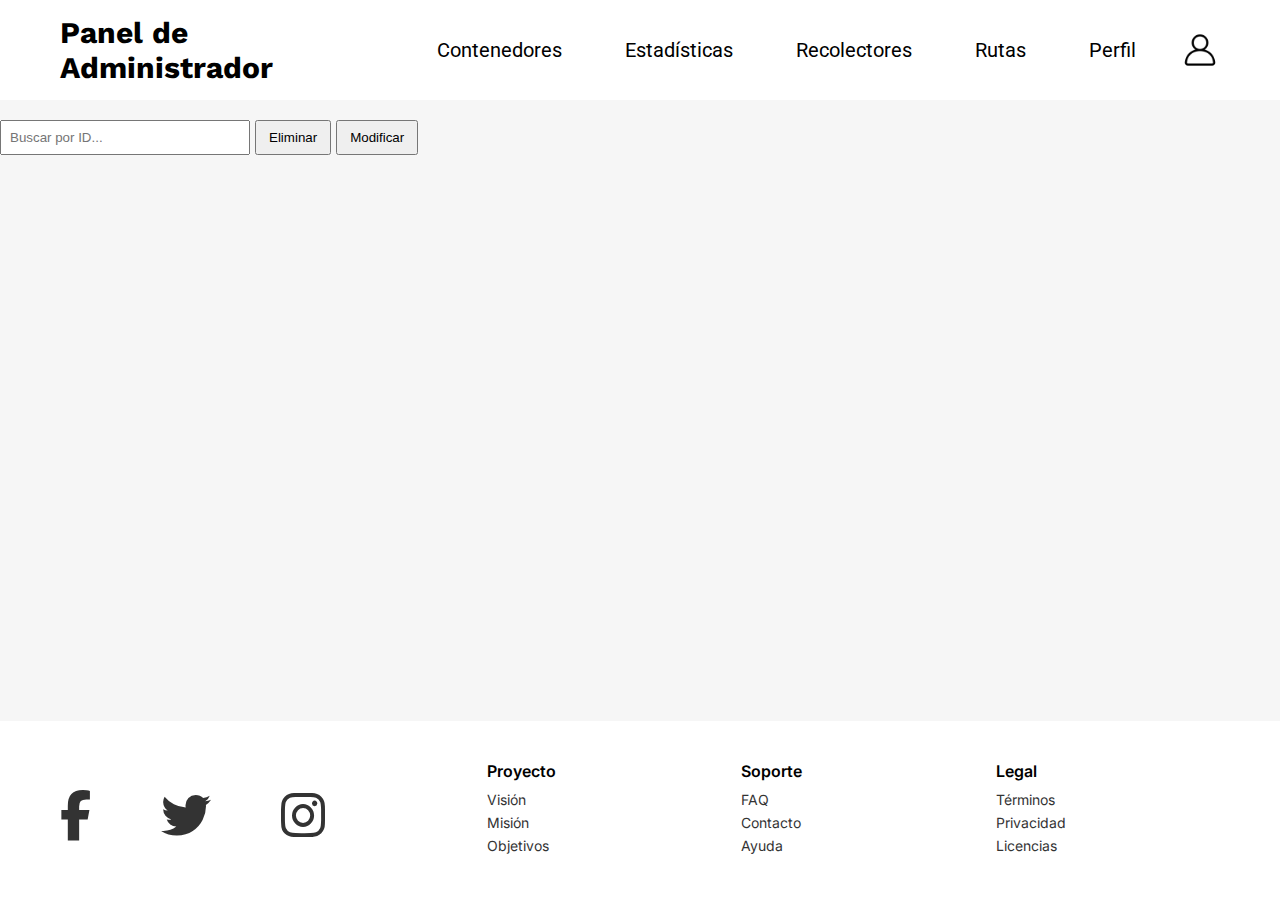
<file: Contenedores/index.html>
<!DOCTYPE html>
<html lang="en">
<head>
    <link rel="icon" href="../assets/images/logoEcoSense.png" type="image/x-icon">
    <meta charset="UTF-8" />
    <meta name="viewport" content="width=device-width, initial-scale=1.0"/>
    <title>Contenedores</title>
    <link rel="stylesheet" href="style.css" />
    <link href="https://fonts.googleapis.com/css2?family=Roboto:wght@400;500;700&display=swap" rel="stylesheet">
    <link href="https://fonts.googleapis.com/css2?family=Inter:wght@400;500;600;700;800&display=swap" rel="stylesheet">
    <link rel="stylesheet" href="https://cdnjs.cloudflare.com/ajax/libs/font-awesome/6.5.0/css/all.min.css">
    <link rel="stylesheet" href="../config/config.js">
</head>
<body>
    <div class="container">
    <!-- NAVBAR -->
    <nav class="navbar">
    <p class="eco">Panel de Administrador</p>
    <ul class="opciones">
        <li class="opcion"><a href="../Contenedores/index.html">Contenedores</a></li>
        <li class="opcion"><a href="../Estadisticas/index.html">Estadísticas</a></li>
        <li class="opcion"><a href="../Recolectores/index.html">Recolectores</a></li>
        <li class="opcion"><a href="../rutas/index.html">Rutas</a></li>
        <li class="opcion"><a href="../Perfil/index.html">Perfil</a></li>
        <img class="picture-user" src="../assets/images/PicUser.png" alt="UserPicture">
    </ul>
    </nav>

    <!-- CONTENEDORES -->
    <main class="main">
    <div style="margin: 20px 0;">
        <input type="text" id="inputBuscarId" placeholder="Buscar por ID..." style="padding: 8px; width: 250px;" />
        <button id="btnEliminar" style="padding: 8px 12px;">Eliminar</button>
        <button id="btnModificar" style="padding: 8px 12px;">Modificar</button>
    </div>
    <div id="contenedor-lista"></div>
    </main>

    <!-- FOOTER -->
    <footer class="footer">
    <div class="footer-left">
        <div class="social-icons">
        <a href="#"><i class="fab fa-facebook-f"></i></a>
        <a href="#"><i class="fab fa-twitter"></i></a>
        <a href="#"><i class="fab fa-instagram"></i></a>
        </div>
    </div>
    <div class="footer-right">
        <div class="footer-columns">
        <div class="column">
            <h4>Proyecto</h4>
            <p>Visión</p>
            <p>Misión</p>
            <p>Objetivos</p>
        </div>
        <div class="column">
            <h4>Soporte</h4>
            <p>FAQ</p>
            <p>Contacto</p>
            <p>Ayuda</p>
        </div>
        <div class="column">
            <h4>Legal</h4>
            <p>Términos</p>
            <p>Privacidad</p>
            <p>Licencias</p>
        </div>
        </div>
    </div>
    </footer>
</div>

<!-- MODAL DE VISTA DETALLADA -->
<div id="modalContenedor" style="display:none; position: fixed; top:0; left:0; width:100%; height:100%; background: rgba(0,0,0,0.5); justify-content:center; align-items:center;">
    <div style="background:white; padding:20px; border-radius:10px; max-width:400px; width:90%;">
    <h2 id="modalNombre"></h2>
    <p><strong>Porcentaje:</strong> <span id="modalPorcentaje"></span>%</p>
    <p><strong>Ubicación:</strong> <span id="modalUbicacion"></span></p>
    <p><strong>Latitud:</strong> <span id="modalLatitud"></span></p>
    <p><strong>Longitud:</strong> <span id="modalLongitud"></span></p>
    <div style="margin-top:20px; display:flex; justify-content:space-between;">
        <button id="btnCerrarModal" style="padding:10px 20px;">Cerrar</button>
        </div>
    </div>
</div>

<!-- MODAL DE EDICIÓN -->
<div id="modalEditar" style="display:none; position: fixed; top:0; left:0; width:100%; height:100%; background: rgba(0,0,0,0.5); justify-content:center; align-items:center;">
    <div style="background:white; padding:20px; border-radius:10px; max-width:400px; width:90%;">
    <h2>Editar Contenedor</h2>
    <input id="editNombre" placeholder="Nombre" style="width:100%; padding:8px; margin-bottom:10px;" />
    <input id="editPorcentaje" type="number" placeholder="Porcentaje" style="width:100%; padding:8px; margin-bottom:10px;" />
    <input id="editDireccion" placeholder="Dirección" style="width:100%; padding:8px; margin-bottom:10px;" />
    <input id="editLat" placeholder="Latitud" style="width:100%; padding:8px; margin-bottom:10px;" />
    <input id="editLng" placeholder="Longitud" style="width:100%; padding:8px; margin-bottom:10px;" />
    <div style="display:flex; justify-content:space-between;">
        <button id="btnGuardarEdicion" style="padding:10px 20px;">Guardar</button>
        <button onclick="document.getElementById('modalEditar').style.display='none'" style="padding:10px 20px;">Cancelar</button>
    </div>
    </div>
</div>

<!-- SCRIPT JS -->


<script>
    const API = "http://"+settings.API +"/api/contenedor";

    const inputBuscarId = document.getElementById("inputBuscarId");
    const btnEliminar = document.getElementById("btnEliminar");
    const btnModificar = document.getElementById("btnModificar");
    const contenedorLista = document.getElementById("contenedor-lista");

    const modal = document.getElementById("modalContenedor");
    const modalEditar = document.getElementById("modalEditar");

    const modalNombre = document.getElementById("modalNombre");
    const modalPorcentaje = document.getElementById("modalPorcentaje");
    const modalUbicacion = document.getElementById("modalUbicacion");
    const modalLatitud = document.getElementById("modalLatitud");
    const modalLongitud = document.getElementById("modalLongitud");
    const btnCerrarModal = document.getElementById("btnCerrarModal");

    const editNombre = document.getElementById("editNombre");
    const editPorcentaje = document.getElementById("editPorcentaje");
    const editDireccion = document.getElementById("editDireccion");
    const editLat = document.getElementById("editLat");
    const editLng = document.getElementById("editLng");
    const btnGuardarEdicion = document.getElementById("btnGuardarEdicion");

    let contenedorEditando = null;

    // Cerrar modal
    btnCerrarModal.addEventListener("click", () => modal.style.display = "none");

    // Cargar todos
    fetch(API)
    .then(res => res.json())
    .then(data => {
        data.forEach(c => renderContenedor(c));
    });

    // Renderizar tarjeta
    function renderContenedor(c) {
    const card = document.createElement("div");
    card.style.border = "1px solid #ccc";
    card.style.borderRadius = "10px";
    card.style.padding = "15px";
    card.style.margin = "10px";
    card.style.cursor = "pointer";
    card.style.background = "#f9f9f9";

    card.innerHTML = `
        <h3>${c.nombre}</h3>
        <p><strong>Porcentaje:</strong> ${c.porcentajeActual}%</p>
        <p><strong>ID:</strong> ${c.id}</p>
    `;

    card.addEventListener("click", () => {
        modalNombre.textContent = c.nombre;
        modalPorcentaje.textContent = c.porcentajeActual;
        modalUbicacion.textContent = c.ubicacion?.direccion || "No especificada";
        modalLatitud.textContent = c.ubicacion?.lat || "N/A";
        modalLongitud.textContent = c.ubicacion?.lng || "N/A";
        modal.style.display = "flex";
    });

    contenedorLista.appendChild(card);
    }

    // Eliminar por ID
    btnEliminar.addEventListener("click", () => {
    const id = inputBuscarId.value.trim();
    if (!id) return alert("Ingresa un ID para eliminar.");
    if (!confirm("¿Estás seguro de eliminar este contenedor?")) return;

    fetch(`${API}/${id}`, { method: "DELETE" })
        .then(res => {
        if (res.ok) {
            alert("Contenedor eliminado.");
            location.reload();
        } else {
            alert("No se encontró el contenedor.");
        }
        });
    });

    // Modificar por ID (cargar datos)
    btnModificar.addEventListener("click", () => {
    const id = inputBuscarId.value.trim();
    if (!id) return alert("Ingresa un ID para modificar.");

    fetch(`${API}/${id}`)
        .then(res => {
        if (!res.ok) throw new Error("Contenedor no encontrado.");
        return res.json();
        })
        .then(c => {
        contenedorEditando = c;
        editNombre.value = c.nombre;
        editPorcentaje.value = c.porcentajeActual;
        editDireccion.value = c.ubicacion?.direccion || "";
        editLat.value = c.ubicacion?.lat || "";
        editLng.value = c.ubicacion?.lng || "";
        modalEditar.style.display = "flex";
        })
        .catch(err => alert(err.message));
    });

    // Guardar edición
    btnGuardarEdicion.addEventListener("click", () => {
    const id = contenedorEditando.id;
    const updated = {
        nombre: editNombre.value,
        porcentajeActual: parseFloat(editPorcentaje.value),
        ubicacion: {
        direccion: editDireccion.value,
        lat: parseFloat(editLat.value),
        lng: parseFloat(editLng.value),
        },
    };

    fetch(`${API}/${id}`, {
        method: "PATCH",
        headers: { "Content-Type": "application/json" },
        body: JSON.stringify(updated)
    })
        .then(res => {
        if (res.ok) {
            alert("Contenedor actualizado.");
            modalEditar.style.display = "none";
            location.reload();
        } else {
            alert("Error al actualizar.");
        }
        });
    });
</script>
</body>
</html>
</file>
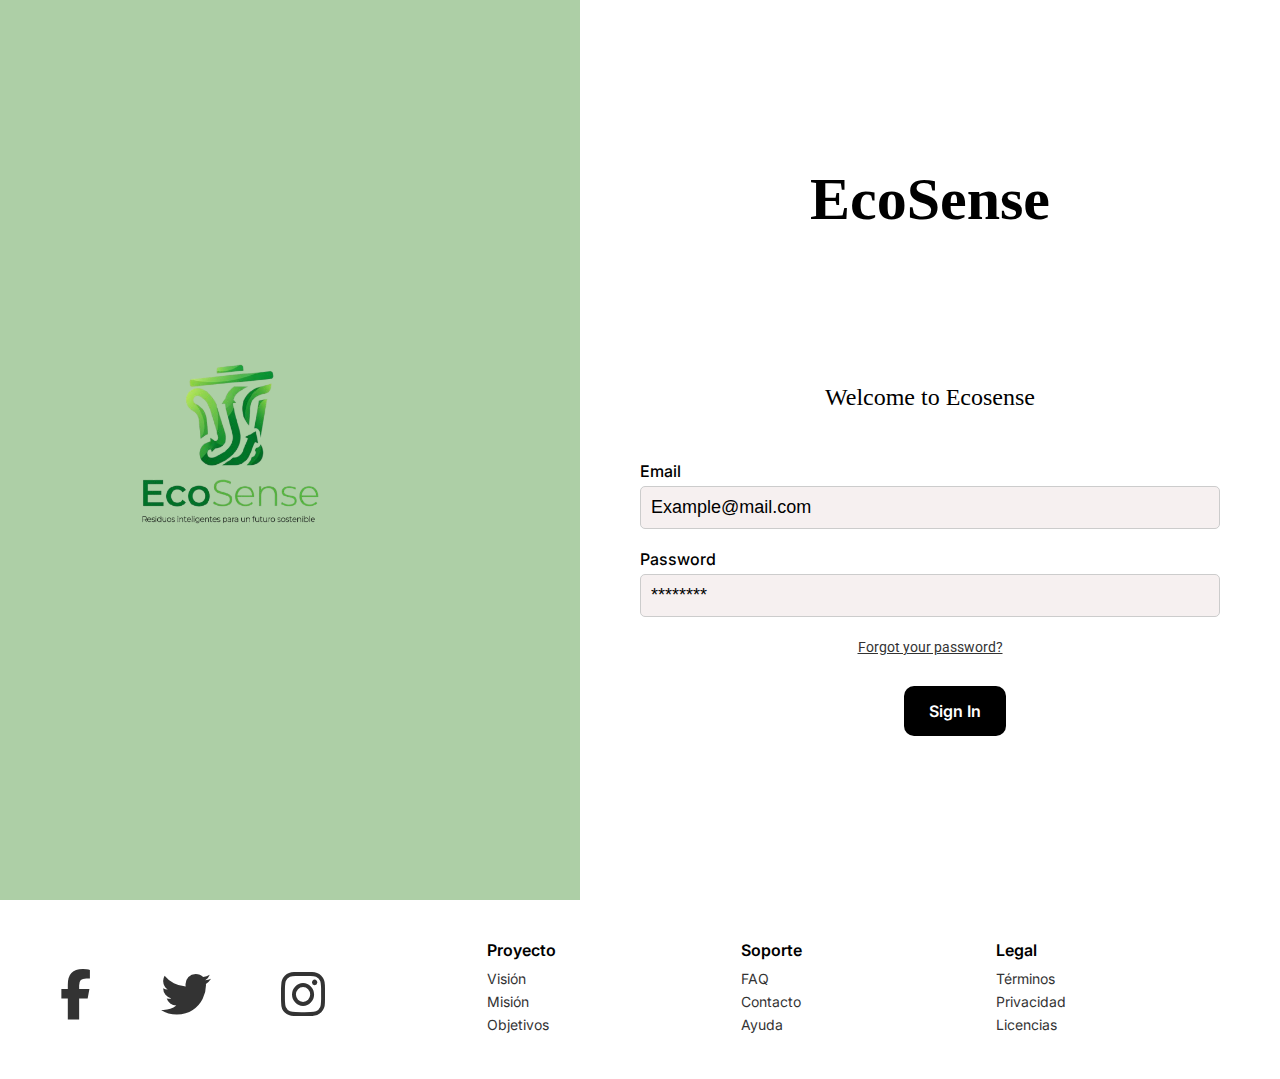
<file: Login/index.html>
<!DOCTYPE html>
<html lang="en">
<head>
  <meta charset="UTF-8" />
  <meta name="viewport" content="width=device-width, initial-scale=1.0"/>
  <title>Ecosense</title>
  <link rel="stylesheet" href="style.css" />
  <link href="https://fonts.googleapis.com/css2?family=Roboto:wght@400;500;700&display=swap" rel="stylesheet" />
  <link href="https://fonts.googleapis.com/css2?family=Inter:wght@400;500;600;700;800&display=swap" rel="stylesheet" />
  <link rel="stylesheet" href="https://cdnjs.cloudflare.com/ajax/libs/font-awesome/6.5.0/css/all.min.css" />
</head>
<body>
  <div class="container">
    <main class="main">
      <div class="login-container">
        <!-- Imagen izquierda -->
        <div class="login-left">
          <a href="../index.html"><img src="../assets/images/logoEcoSense.png" alt="Login Image" class="login-image" /></a>
        </div>

        <!-- Formulario -->
        <div class="login-right">
          <h1 class="login-title">EcoSense</h1>
          <h2 class="login-bienvenida">Welcome to Ecosense</h2>

          <form class="login-form">
            <div class="input-group">
              <label for="email">Email</label>
              <input type="email" id="email" placeholder="Example@mail.com" required />
            </div>

            <div class="input-group">
              <label for="password">Password</label>
              <input type="password" id="password" placeholder="********" required />
            </div>

            <div class="forgot-password">
              <a href="#">Forgot your password?</a>
            </div>

            <button type="submit" class="signin-button">Sign In</button>
          </form>
        </div>
      </div>
    </main>

    <footer class="footer">
      <div class="footer-left">
        <div class="social-icons">
          <a href="#"><i class="fab fa-facebook-f"></i></a>
          <a href="#"><i class="fab fa-twitter"></i></a>
          <a href="#"><i class="fab fa-instagram"></i></a>
        </div>
      </div>

      <div class="footer-right">
        <div class="footer-columns">
          <div class="column">
            <h4>Proyecto</h4>
            <p>Visión</p>
            <p>Misión</p>
            <p>Objetivos</p>
          </div>
          <div class="column">
            <h4>Soporte</h4>
            <p>FAQ</p>
            <p>Contacto</p>
            <p>Ayuda</p>
          </div>
          <div class="column">
            <h4>Legal</h4>
            <p>Términos</p>
            <p>Privacidad</p>
            <p>Licencias</p>
          </div>
        </div>
      </div>
    </footer>
  </div>
<script src="/config/config.js"></script>

  <script>
    document.querySelector('.login-form').addEventListener('submit', async (e) => {
      e.preventDefault();

      const email = document.getElementById('email').value.trim();
      const password = document.getElementById('password').value.trim();

      try {
        const response = await fetch(window.settings.apiUrl+'Administrador/login', {
          method: 'POST',
          headers: {
            'Content-Type': 'application/json',
          },
          body: JSON.stringify({ email, contrasena: password }),
        });

        const data = await response.json();

        if (data.success) {
          // Redirige con ID en la URL
          window.location.href = `../Main/index.html?id=${data.adminId}`;
        } else {
          alert('Correo o contraseña incorrectos.');
        }
      } catch (error) {
        console.error('Error al iniciar sesión:', error);
        alert('Error al conectar con el servidor.');
      }
    });
  </script>
</body>
</html>
</file>
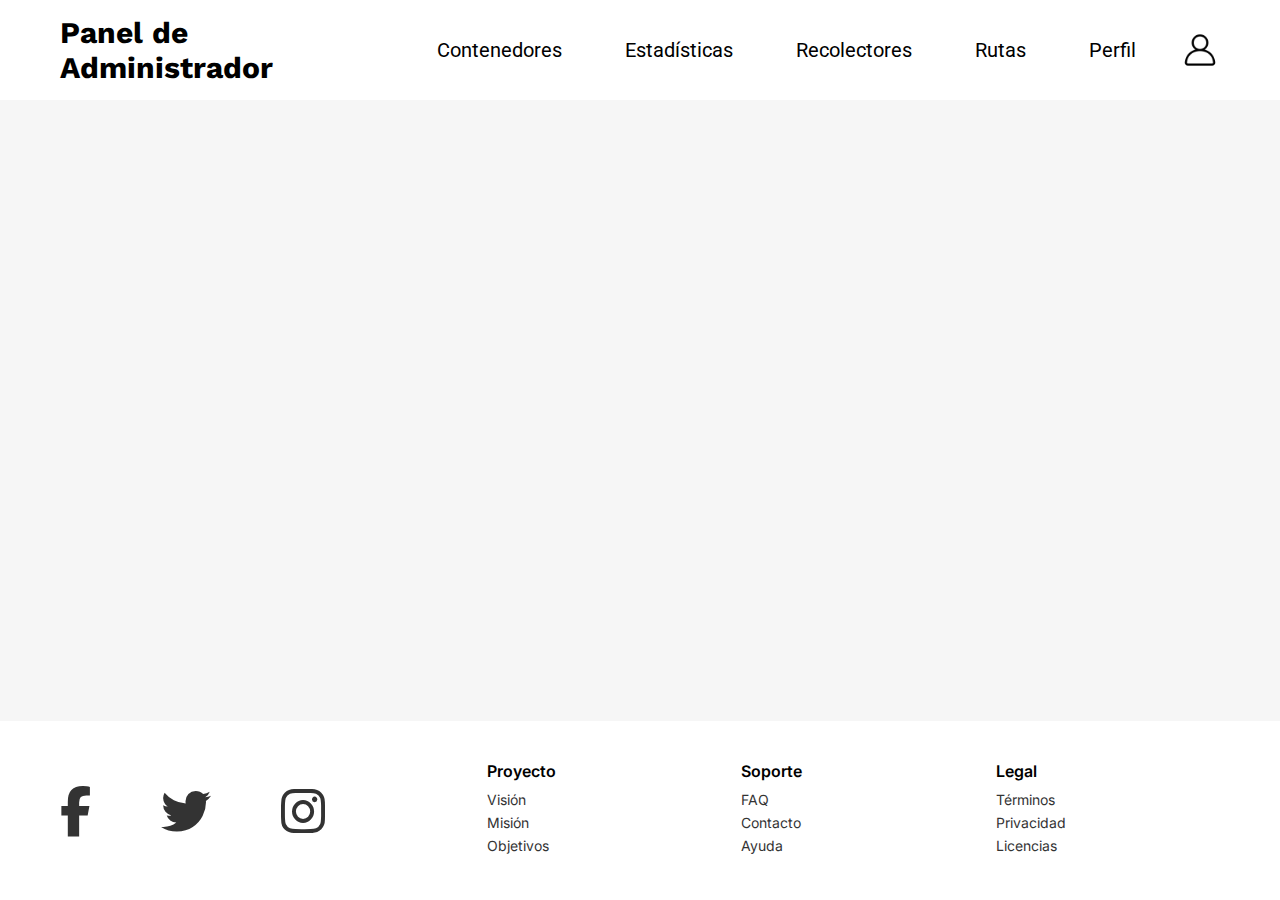
<file: Perfil/index.html>
<html lang="en">
<head>
    <meta charset="UTF-8">
    <meta name="viewport" content="width=device-width, initial-scale=1.0">
    <title>Perfil</title>
    <link rel="stylesheet" href="style.css">
    <link href="https://fonts.googleapis.com/css2?family=Roboto:wght@400;500;700&display=swap" rel="stylesheet">
    <link href="https://fonts.googleapis.com/css2?family=Inter:wght@400;500;600;700;800&display=swap" rel="stylesheet">
    <link rel="stylesheet" href="https://cdnjs.cloudflare.com/ajax/libs/font-awesome/6.5.0/css/all.min.css">

</head>
<body>

    
    <div class="container">
    <nav class="navbar">
    <p class="eco">Panel de Administrador</p>
    <ul class="opciones">
        <li class="opcion"><a href="../Contenedores/index.html">Contenedores</a></li>
        <li class="opcion"><a href="../Estadisticas/index.html">Estadísticas</a></li>
        <li class="opcion"><a href="../Recolectores/index.html">Recolectores</a></li>
        <li class="opcion"><a href="../rutas/index.html">Rutas</a></li>
        <li class="opcion"><a href="../Perfil/index.html">Perfil</a></li>
        <img class="picture-user" src="../assets/images/PicUser.png" alt="UserPicture">
    </ul>
    </nav>




    <main class="main">

</main>








    <footer class="footer">
    <!-- Bloque Izquierdo: Título + Redes -->
    <div class="footer-left">
        <div class="social-icons">
        <a href="#"><i class="fab fa-facebook-f"></i></a>
        <a href="#"><i class="fab fa-twitter"></i></a>
        <a href="#"><i class="fab fa-instagram"></i></a>
        </div>
    </div>

    <!-- Bloque Derecho: Columnas -->
    <div class="footer-right">
        <div class="footer-columns">
        <div class="column">
            <h4>Proyecto</h4>
            <p>Visión</p>
            <p>Misión</p>
            <p>Objetivos</p>
        </div>
        <div class="column">
            <h4>Soporte</h4>
            <p>FAQ</p>
            <p>Contacto</p>
            <p>Ayuda</p>
        </div>
        <div class="column">
            <h4>Legal</h4>
            <p>Términos</p>
            <p>Privacidad</p>
            <p>Licencias</p>
        </div>
        </div>
    </div>
    </footer>


    </div>




<!-- Modal -->
<div id="modalContenedor" style="display:none; position: fixed; top:0; left:0; width:100%; height:100%; 
  background: rgba(0,0,0,0.5); justify-content:center; align-items:center;">
  <div style="background:white; padding:20px; border-radius:10px; max-width:400px; width:90%;">
    <h2 id="modalNombre"></h2>
    <p><strong>Porcentaje:</strong> <span id="modalPorcentaje"></span>%</p>
    <p><strong>Ubicación:</strong> <span id="modalUbicacion"></span></p>
    <p><strong>Latitud:</strong> <span id="modalLatitud"></span></p>
    <p><strong>Longitud:</strong> <span id="modalLongitud"></span></p>
    <div style="margin-top:20px; display:flex; justify-content:space-between;">
      <button id="btnCerrarModal" style="padding:10px 20px;">Cerrar</button>
    </div>
  </div>
</div>


    </body>
    </html>
</file>
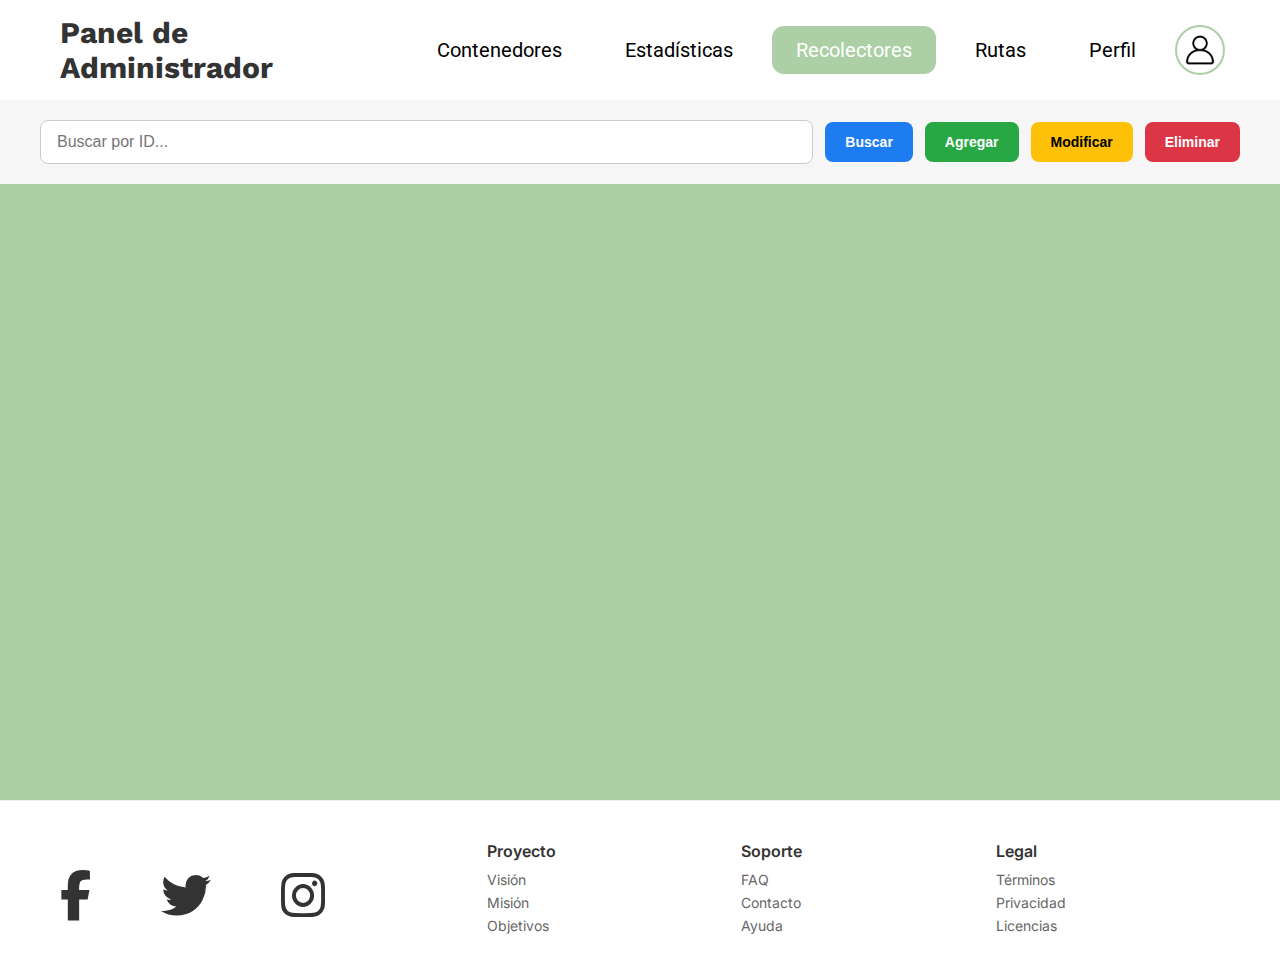
<file: Recolectores/index.html>
<!DOCTYPE html>
<html lang="es">
<head>
  <meta charset="UTF-8" />
  <meta name="viewport" content="width=device-width, initial-scale=1.0"/>
  <title>Recolectores</title>
  <link href="https://fonts.googleapis.com/css2?family=Roboto:wght@400;500;700&display=swap" rel="stylesheet">
  <link href="https://fonts.googleapis.com/css2?family=Inter:wght@400;500;600;700;800&display=swap" rel="stylesheet">
  <link rel="stylesheet" href="https://cdnjs.cloudflare.com/ajax/libs/font-awesome/6.5.0/css/all.min.css">
  <link rel="stylesheet" href="style.css">
</head>
<body>
<div class="container">
  <nav class="navbar">
    <p class="eco">Panel de Administrador</p>
    <ul class="opciones">
      <li class="opcion"><a href="../Contenedores/index.html">Contenedores</a></li>
      <li class="opcion"><a href="../Estadisticas/index.html">Estadísticas</a></li>
      <li class="opcion"><a href="../Recolectores/index.html" style="background-color: #adcfa6; color: white;">Recolectores</a></li>
      <li class="opcion"><a href="../rutas/index.html">Rutas</a></li>
      <li class="opcion"><a href="../Perfil/index.html">Perfil</a></li>
      <img class="picture-user" src="../assets/images/PicUser.png" alt="UserPicture">
    </ul>
  </nav>

  <main class="main">
    <section class="recolectores-section">
      <div class="recolector-actions">
        <input type="text" id="buscarId" placeholder="Buscar por ID...">
        <button onclick="buscarRecolector()">Buscar</button>
        <button onclick="mostrarFormulario('agregar')">Agregar</button>
        <button onclick="mostrarFormulario('modificar')">Modificar</button>
        <button onclick="mostrarFormulario('eliminar')">Eliminar</button>
      </div>
    </section>

    <!-- Lista de recolectores -->
    <div id="recolectoresLista" style="padding: 20px 40px;"></div>
  </main>

  <footer class="footer">
    <div class="footer-left">
      <div class="social-icons">
        <a href="#"><i class="fab fa-facebook-f"></i></a>
        <a href="#"><i class="fab fa-twitter"></i></a>
        <a href="#"><i class="fab fa-instagram"></i></a>
      </div>
    </div>

    <div class="footer-right">
      <div class="footer-columns">
        <div class="column">
          <h4>Proyecto</h4>
          <p>Visión</p>
          <p>Misión</p>
          <p>Objetivos</p>
        </div>
        <div class="column">
          <h4>Soporte</h4>
          <p>FAQ</p>
          <p>Contacto</p>
          <p>Ayuda</p>
        </div>
        <div class="column">
          <h4>Legal</h4>
          <p>Términos</p>
          <p>Privacidad</p>
          <p>Licencias</p>
        </div>
      </div>
    </div>
  </footer>
</div>

<!-- Modal Formulario -->
<div id="formularioRecolector">
  <div class="form-modal">
    <button class="btn-cerrar" onclick="cerrarFormulario()">&times;</button>
    <h3 id="formTitulo">Agregar Recolector</h3>
    <input type="text" id="formId" placeholder="ID">
    <input type="text" id="formNombre" placeholder="Nombre">
    <input type="email" id="formEmail" placeholder="Correo">
    <input type="password" id="formContrasena" placeholder="Contraseña">
    <button class="enviar-btn" onclick="submitFormulario()">Enviar</button>
  </div>
</div>
<script src="/config/config.js"></script>

<script>
const apiUrl = window.settings.apiUrl+"recolector";
let modoActual = "";

async function obtenerRecolectores() {
  try {
    const res = await fetch(apiUrl);
    if (!res.ok) throw new Error("Error al obtener recolectores");
    const recolectores = await res.json();
    
    const contenedor = document.getElementById("recolectoresLista");
    contenedor.innerHTML = "<h2 style='margin-bottom: 20px;'>Recolectores</h2>";
    
    if (recolectores.length === 0) {
      contenedor.innerHTML += "<p>No hay recolectores registrados</p>";
      return;
    }
    
    recolectores.forEach(r => {
      contenedor.innerHTML += `
        <div style="border:1px solid #ddd; padding:15px; margin-bottom:15px; background:white; border-radius:10px; box-shadow:0 2px 4px rgba(0,0,0,0.1)">
          <p><strong>ID:</strong> ${r.id}</p>
          <p><strong>Nombre:</strong> ${r.nombre}</p>
          <p><strong>Email:</strong> ${r.email}</p>
        </div>
      `;
    });
  } catch (error) {
    console.error("Error:", error);
    alert("Error al cargar los recolectores");
  }
}

async function buscarRecolector() {
  const id = document.getElementById("buscarId").value.trim();
  if (!id) {
    alert("Por favor ingresa un ID");
    return;
  }

  try {
    const res = await fetch(`${apiUrl}/${id}`);
    if (!res.ok) throw new Error("Recolector no encontrado");
    
    const r = await res.json();
    const contenedor = document.getElementById("recolectoresLista");
    contenedor.innerHTML = `
      <h2 style='margin-bottom: 20px;'>Resultado de búsqueda</h2>
      <div style="border:1px solid #ddd; padding:15px; background:white; border-radius:10px; box-shadow:0 2px 4px rgba(0,0,0,0.1)">
        <p><strong>ID:</strong> ${r.id}</p>
        <p><strong>Nombre:</strong> ${r.nombre}</p>
        <p><strong>Email:</strong> ${r.email}</p>
      </div>
    `;
  } catch (error) {
    console.error("Error:", error);
    alert("No se encontró ningún recolector con ese ID");
  }
}

function mostrarFormulario(modo) {
  modoActual = modo;
  const modal = document.getElementById("formularioRecolector");
  const titulo = document.getElementById("formTitulo");
  
  // Configurar el título según el modo
  titulo.textContent = `${modo.charAt(0).toUpperCase() + modo.slice(1)} Recolector`;
  
  // Mostrar u ocultar campos según el modo
  if (modo === "eliminar") {
    document.getElementById("formNombre").style.display = "none";
    document.getElementById("formEmail").style.display = "none";
    document.getElementById("formContrasena").style.display = "none";
  } else {
    document.getElementById("formNombre").style.display = "block";
    document.getElementById("formEmail").style.display = "block";
    document.getElementById("formContrasena").style.display = "block";
  }
  
  // Limpiar formulario
  document.getElementById("formId").value = "";
  document.getElementById("formNombre").value = "";
  document.getElementById("formEmail").value = "";
  document.getElementById("formContrasena").value = "";
  
  // Mostrar el modal
  modal.classList.add("mostrar");
}

function cerrarFormulario() {
  const modal = document.getElementById("formularioRecolector");
  modal.classList.remove("mostrar");
}

async function submitFormulario() {
  const id = document.getElementById("formId").value.trim();
  const nombre = document.getElementById("formNombre").value.trim();
  const email = document.getElementById("formEmail").value.trim();
  const contrasena = document.getElementById("formContrasena").value.trim();

  // Validaciones básicas
  if (modoActual !== "eliminar" && (!nombre || !email)) {
    alert("Por favor complete todos los campos requeridos");
    return;
  }

  if ((modoActual === "modificar" || modoActual === "eliminar") && !id) {
    alert("Por favor ingrese un ID para modificar/eliminar");
    return;
  }

  const recolector = { id, nombre, email, contrasena };
  
  try {
    let res;
    switch (modoActual) {
      case "agregar":
        res = await fetch(apiUrl, {
          method: "POST",
          headers: { "Content-Type": "application/json" },
          body: JSON.stringify(recolector)
        });
        break;
      case "modificar":
        res = await fetch(apiUrl, {
          method: "PUT",
          headers: { "Content-Type": "application/json" },
          body: JSON.stringify(recolector)
        });
        break;
      case "eliminar":
        res = await fetch(`${apiUrl}/${id}`, {
          method: "DELETE"
        });
        break;
    }

    if (!res.ok) throw new Error("Error en la operación");
    
    alert(`Recolector ${modoActual}do exitosamente`);
    cerrarFormulario();
    obtenerRecolectores();
  } catch (error) {
    console.error("Error:", error);
    alert(`Error al ${modoActual} el recolector`);
  }
}

// Cerrar modal al hacer clic fuera del contenido
document.getElementById("formularioRecolector").addEventListener("click", function(e) {
  if (e.target === this) {
    cerrarFormulario();
  }
});

// Cerrar con la tecla ESC
document.addEventListener("keydown", function(e) {
  if (e.key === "Escape") {
    cerrarFormulario();
  }
});

// Cargar los recolectores al iniciar la página
window.onload = obtenerRecolectores;
</script>
</body>
</html>
</file>
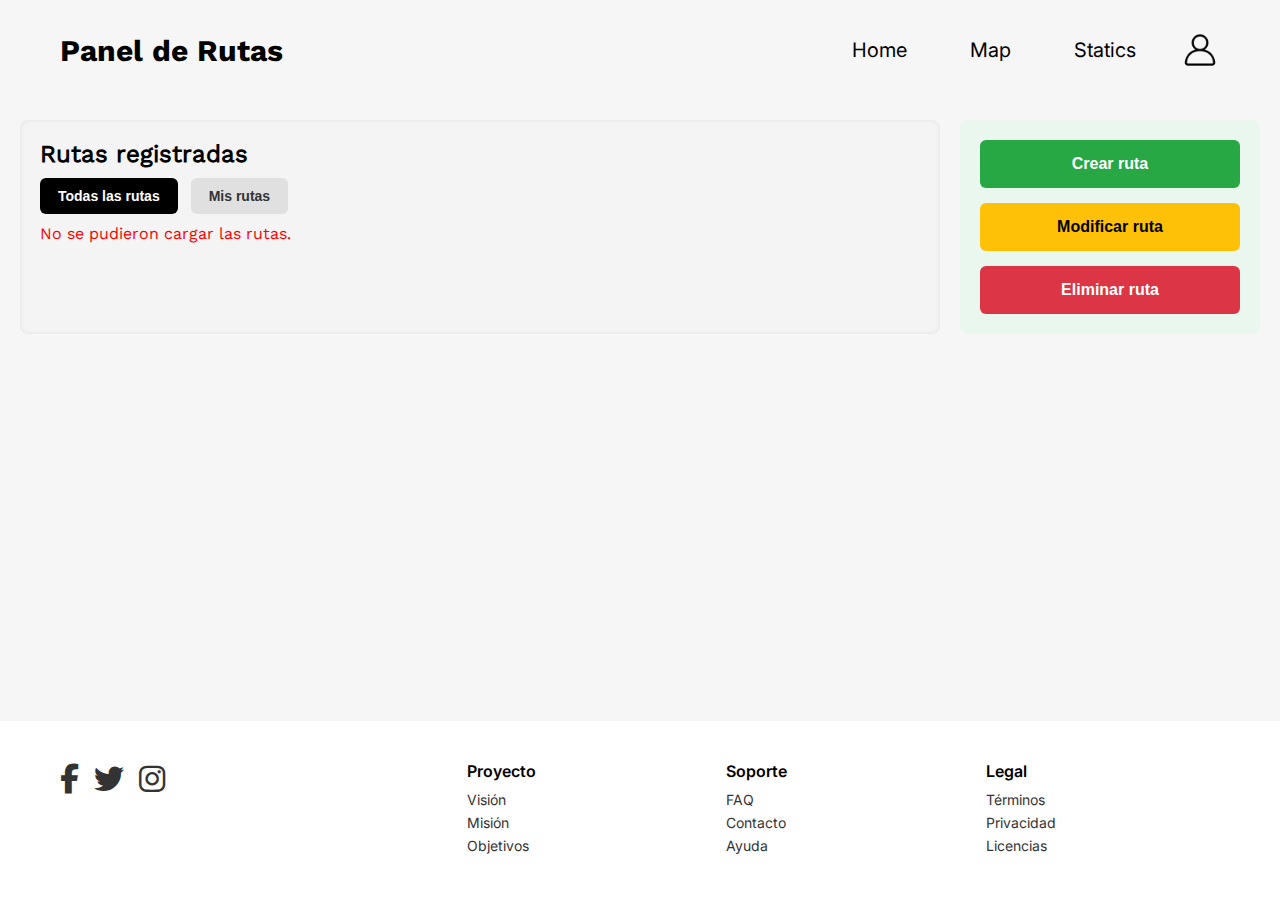
<file: rutas/index.html>
<!DOCTYPE html>
<html lang="en">
<head>
  <meta charset="UTF-8" />
  <meta name="viewport" content="width=device-width, initial-scale=1.0"/>
  <title>Ecosense - Panel de Rutas</title>
  <link rel="stylesheet" href="style.css" />
  <link href="https://fonts.googleapis.com/css2?family=Roboto:wght@400;500;700&display=swap" rel="stylesheet"/>
  <link href="https://fonts.googleapis.com/css2?family=Inter:wght@400;500;600;700;800&display=swap" rel="stylesheet"/>
  <link rel="stylesheet" href="https://cdnjs.cloudflare.com/ajax/libs/font-awesome/6.5.0/css/all.min.css"/>
</head>
<body>
  <div class="container">
    <nav class="navbar">
      <p class="eco">Panel de Rutas</p>
      <ul class="opciones">
        <li class="opcion"><a href="index.html">Home</a></li>
        <li class="opcion"><a href="servicios.html">Map</a></li>
        <li class="opcion"><a href="/rutas/index.html">Statics</a></li>
        <img class="picture-user" src="../assets/images/PicUser.png" alt="UserPicture">
      </ul>
    </nav>

    <main class="main">
      <div class="container-rutas">
        <!-- Izquierda: Filtros + Tarjetas -->
        <div class="left-panel">
          <h2>Rutas registradas</h2>
          <div style="margin:10px 0;">
            <button id="btn-todas" class="btn-filtro active">Todas las rutas</button>
            <button id="btn-mias" class="btn-filtro inactive">Mis rutas</button>
          </div>
          <div id="rutas-container" class="tarjetas-scroll"></div>
        </div>

        <!-- Derecha: Acciones -->
        <div class="right-panel">
          <button id="crear-ruta" class="btn-ruta crear">Crear ruta</button>
          <button id="modificar-ruta" class="btn-ruta modificar">Modificar ruta</button>
          <button id="eliminar-ruta" class="btn-ruta eliminar">Eliminar ruta</button>
        </div>
      </div>
    </main>

    <!-- Modal: Modificar Ruta -->
    <div id="modal-modificar" class="modal-backdrop">
      <div class="modal">
        <div class="modal-header">
          <h3>Modificar Ruta</h3>
          <button class="close-btn" data-close="modificar">&times;</button>
        </div>
        <div class="form-group">
          <label for="select-ruta-modificar">Selecciona ruta</label>
          <select id="select-ruta-modificar">
            <option value="">Cargando...</option>
          </select>
        </div>
        <div id="form-modificar">
          <div class="form-group">
            <label for="input-id">ID (no editable)</label>
            <input type="text" id="input-id" disabled />
          </div>
          <div class="form-group">
            <label for="input-id-recolector">ID Recolector</label>
            <input type="text" id="input-id-recolector" />
          </div>
          <div class="form-group">
            <label for="input-id-administrador">ID Administrador</label>
            <input type="text" id="input-id-administrador" />
          </div>
          <div class="form-group">
            <label for="input-contenedores">Contenedores (coma separado)</label>
            <input type="text" id="input-contenedores" placeholder="ej: A1,B2,C3" />
          </div>
          <div class="form-group">
            <label for="input-fecha">Fecha de asignación</label>
            <input type="text" id="input-fecha" disabled />
          </div>
          <div class="form-actions">
            <button id="guardar-modificacion" class="primary-btn save">Asignar ruta</button>
            <button class="secondary-btn" data-close="modificar">Cancelar</button>
          </div>
        </div>
      </div>
    </div>

    <!-- Modal: Eliminar Ruta -->
    <div id="modal-eliminar" class="modal-backdrop">
      <div class="modal">
        <div class="modal-header">
          <h3>Eliminar Ruta</h3>
          <button class="close-btn" data-close="eliminar">&times;</button>
        </div>
        <div class="form-group">
          <label for="select-ruta-eliminar">Selecciona ruta a eliminar</label>
          <select id="select-ruta-eliminar">
            <option value="">Cargando...</option>
          </select>
        </div>
        <div id="info-ruta-eliminar" style="margin-top:10px;">
          <!-- Se llena dinámicamente con admin, recolector, fecha -->
        </div>
        <div class="form-actions">
          <button id="confirmar-eliminacion" class="primary-btn delete">Borrar</button>
          <button class="secondary-btn" data-close="eliminar">Cancelar</button>
        </div>
      </div>
    </div>

    <footer class="footer">
      <div class="footer-left">
        <div class="social-icons">
          <a href="#"><i class="fab fa-facebook-f"></i></a>
          <a href="#"><i class="fab fa-twitter"></i></a>
          <a href="#"><i class="fab fa-instagram"></i></a>
        </div>
      </div>
      <div class="footer-right">
        <div class="footer-columns">
          <div class="column">
            <h4>Proyecto</h4>
            <p>Visión</p>
            <p>Misión</p>
            <p>Objetivos</p>
          </div>
          <div class="column">
            <h4>Soporte</h4>
            <p>FAQ</p>
            <p>Contacto</p>
            <p>Ayuda</p>
          </div>
          <div class="column">
            <h4>Legal</h4>
            <p>Términos</p>
            <p>Privacidad</p>
            <p>Licencias</p>
          </div>
        </div>
      </div>
    </footer>
  </div>

  <script>
    // URLs base (ajusta según tu API real)
    const BASE = "https://localhost:7168/api/Rutas";
    const rutasContainer = document.getElementById("rutas-container");
    const btnTodas = document.getElementById("btn-todas");
    const btnMias = document.getElementById("btn-mias");
    let rutasCache = []; // conservar rutas cargadas
    let modo = "todas"; // "todas" o "mias"

    // Modales
    const modalModificar = document.getElementById("modal-modificar");
    const modalEliminar = document.getElementById("modal-eliminar");

    // Inicialización
    document.addEventListener("DOMContentLoaded", () => {
      cargarTodasRutas();
      setupFiltros();
      setupBotonesAccion();
      setupModales();
    });

    function setupFiltros() {
      btnTodas.addEventListener("click", () => {
        modo = "todas";
        btnTodas.classList.add("active");
        btnTodas.classList.remove("inactive");
        btnMias.classList.remove("active");
        btnMias.classList.add("inactive");
        cargarTodasRutas();
      });
      btnMias.addEventListener("click", () => {
        modo = "mias";
        btnMias.classList.add("active");
        btnMias.classList.remove("inactive");
        btnTodas.classList.remove("active");
        btnTodas.classList.add("inactive");
        const ejemploId = prompt("Ingresa tu ID para filtrar tus rutas:"); // puedes reemplazar por UI más fina
        if (ejemploId) {
          cargarMisRutas(ejemploId);
        } else {
          rutasContainer.innerHTML = "<p style='color: #555;'>No se proporcionó ID.</p>";
        }
      });
    }

    function setupBotonesAccion() {
      document.getElementById("crear-ruta").addEventListener("click", () => {
        // Redirige a página de creación (ajusta nombre y ruta)
        window.location.href = "index2.html";
      });
      document.getElementById("modificar-ruta").addEventListener("click", () => {
        abrirModal("modificar");
      });
      document.getElementById("eliminar-ruta").addEventListener("click", () => {
        abrirModal("eliminar");
      });
    }

    function setupModales() {
      // Cerrar botones
      document.querySelectorAll('[data-close="modificar"]').forEach(el => {
        el.addEventListener("click", () => cerrarModal("modificar"));
      });
      document.querySelectorAll('[data-close="eliminar"]').forEach(el => {
        el.addEventListener("click", () => cerrarModal("eliminar"));
      });
      document.querySelector('.close-btn[data-close="modificar"]').addEventListener("click", () => cerrarModal("modificar"));
      document.querySelector('.close-btn[data-close="eliminar"]').addEventListener("click", () => cerrarModal("eliminar"));

      // Select modificar
      const selectModificar = document.getElementById("select-ruta-modificar");
      selectModificar.addEventListener("change", () => {
        const id = selectModificar.value;
        if (!id) return;
        const ruta = rutasCache.find(r => r.id === id || r.Id === id);
        if (ruta) rellenarFormularioModificar(ruta);
      });

      document.getElementById("guardar-modificacion").addEventListener("click", () => {
        guardarModificacion();
      });

      // Select eliminar
      const selectEliminar = document.getElementById("select-ruta-eliminar");
      selectEliminar.addEventListener("change", () => {
        const id = selectEliminar.value;
        if (!id) return;
        const ruta = rutasCache.find(r => r.id === id || r.Id === id);
        mostrarInfoEliminar(ruta);
      });

      document.getElementById("confirmar-eliminacion").addEventListener("click", () => {
        confirmarEliminar();
      });
    }

    // Cargar todas las rutas
    function cargarTodasRutas() {
      rutasContainer.innerHTML = "<p>Cargando rutas...</p>";
      fetch(BASE)
        .then(res => {
          if (!res.ok) throw new Error("Error al obtener rutas");
          return res.json();
        })
        .then(data => {
          rutasCache = data;
          renderizarRutas(data);
          poblarSelects(data);
        })
        .catch(err => {
          console.error(err);
          rutasContainer.innerHTML = "<p style='color:red;'>No se pudieron cargar las rutas.</p>";
        });
    }

    // Cargar mis rutas (placeholder: ajusta endpoint real)
    function cargarMisRutas(idRecolector) {
      rutasContainer.innerHTML = "<p>Cargando tus rutas...</p>";
      // Este endpoint es un ejemplo; cámbialo al real que acepta ID y filtra
      fetch(`${BASE}/mis/${encodeURIComponent(idRecolector)}`)
        .then(res => {
          if (!res.ok) throw new Error("Error al obtener tus rutas");
          return res.json();
        })
        .then(data => {
          rutasCache = data;
          renderizarRutas(data);
          poblarSelects(data); // si deseas sólo esas rutas para modificar/eliminar
        })
        .catch(err => {
          console.error(err);
          rutasContainer.innerHTML = "<p style='color:red;'>No se pudieron cargar tus rutas.</p>";
        });
    }

    function renderizarRutas(rutas) {
      rutasContainer.innerHTML = "";
      if (!Array.isArray(rutas) || rutas.length === 0) {
        rutasContainer.innerHTML = "<p>No hay rutas para mostrar.</p>";
        return;
      }
      rutas.forEach(ruta => {
        const card = document.createElement("div");
        card.className = "tarjeta";
        const id = ruta.id || ruta.Id || "—";
        const recolector = ruta.IDRecolector || ruta.idRecolector || "—";
        const admin = ruta.IDAdministrador || ruta.idAdministrador || "—";
        const fecha = ruta.fechaAsignacion || ruta.FechaAsignacion || "—";
        const contenedores = ruta.contenedores || ruta.Contenedores || [];
        card.innerHTML = `
          <strong>Ruta ID: ${id}</strong>
          <div><span class="badge">Recolector: ${recolector}</span><span class="badge">Administrador: ${admin}</span></div>
          <p>Fecha asignación: ${new Date(fecha).toLocaleString()}</p>
          <p>Contenedores: ${Array.isArray(contenedores) ? contenedores.join(", ") : contenedores}</p>
        `;
        rutasContainer.appendChild(card);
      });
    }

    function poblarSelects(rutas) {
      // Evita duplicar si ya están cargados en el modal abierto
      const modificar = document.getElementById("select-ruta-modificar");
      const eliminar = document.getElementById("select-ruta-eliminar");
      const opciones = rutas.map(ruta => {
        const id = ruta.id || ruta.Id;
        return `<option value="${id}">${id}</option>`;
      }).join("");
      if (modificar) modificar.innerHTML = `<option value="">-- selecciona --</option>` + opciones;
      if (eliminar) eliminar.innerHTML = `<option value="">-- selecciona --</option>` + opciones;
    }

    function abrirModal(tipo) {
      if (tipo === "modificar") {
        modalModificar.style.display = "flex";
        // si no hay rutas cargadas, recargarlas
        if (!rutasCache || rutasCache.length === 0) cargarTodasRutas();
      } else if (tipo === "eliminar") {
        modalEliminar.style.display = "flex";
        if (!rutasCache || rutasCache.length === 0) cargarTodasRutas();
      }
    }
    function cerrarModal(tipo) {
      if (tipo === "modificar") modalModificar.style.display = "none";
      if (tipo === "eliminar") modalEliminar.style.display = "none";
    }

    function rellenarFormularioModificar(ruta) {
      const id = ruta.id || ruta.Id || "";
      document.getElementById("input-id").value = id;
      document.getElementById("input-id-recolector").value = ruta.IDRecolector || ruta.idRecolector || "";
      document.getElementById("input-id-administrador").value = ruta.IDAdministrador || ruta.idAdministrador || "";
      const cont = ruta.contenedores || ruta.Contenedores || [];
      document.getElementById("input-contenedores").value = Array.isArray(cont) ? cont.join(",") : cont;
      const fecha = ruta.fechaAsignacion || ruta.FechaAsignacion || "";
      document.getElementById("input-fecha").value = new Date(fecha).toLocaleString();
    }

    function guardarModificacion() {
      const id = document.getElementById("input-id").value;
      if (!id) {
        alert("Selecciona primero una ruta válida.");
        return;
      }
      const recolector = document.getElementById("input-id-recolector").value.trim();
      const administrador = document.getElementById("input-id-administrador").value.trim();
      const contenedoresRaw = document.getElementById("input-contenedores").value.trim();
      const contenedores = contenedoresRaw ? contenedoresRaw.split(",").map(c => c.trim()) : [];

      const payload = {
        IDRecolector: recolector,
        IDAdministrador: administrador,
        contenedores: contenedores,
        // No enviamos fechaAsignacion porque no debe cambiarse según tu requisito
      };

      fetch(`${BASE}/${encodeURIComponent(id)}`, {
        method: "PUT",
        headers: { "Content-Type": "application/json" },
        body: JSON.stringify(payload)
      })
        .then(res => {
          if (!res.ok) throw new Error("Error al actualizar ruta");
          return res.json();
        })
        .then(updated => {
          alert("Ruta actualizada correctamente.");
          cerrarModal("modificar");
          // refrescar vista
          if (modo === "todas") cargarTodasRutas();
          else {
            // si estás en "mias" podrías reaplicar el filtro anterior; aquí se recarga todo
            cargarTodasRutas();
          }
        })
        .catch(err => {
          console.error(err);
          alert("Falló la actualización de la ruta.");
        });
    }

    function mostrarInfoEliminar(ruta) {
      if (!ruta) return;
      const admin = ruta.IDAdministrador || ruta.idAdministrador || "—";
      const recolector = ruta.IDRecolector || ruta.idRecolector || "—";
      const fecha = ruta.fechaAsignacion || ruta.FechaAsignacion || "";
      const infoDiv = document.getElementById("info-ruta-eliminar");
      infoDiv.innerHTML = `
        <p><strong>Administrador que asignó:</strong> ${admin}</p>
        <p><strong>Recolector actual:</strong> ${recolector}</p>
        <p><strong>Fecha de asignación:</strong> ${new Date(fecha).toLocaleString()}</p>
      `;
    }

    function confirmarEliminar() {
      const select = document.getElementById("select-ruta-eliminar");
      const id = select.value;
      if (!id) {
        alert("Selecciona una ruta para eliminar.");
        return;
      }
      if (!confirm("¿Estás seguro de eliminar esta ruta? Esta acción es irreversible.")) return;

      fetch(`${BASE}/${encodeURIComponent(id)}`, {
        method: "DELETE"
      })
        .then(res => {
          if (!res.ok) throw new Error("Error al eliminar ruta");
          alert("Ruta eliminada.");
          cerrarModal("eliminar");
          if (modo === "todas") cargarTodasRutas();
          else cargarTodasRutas();
        })
        .catch(err => {
          console.error(err);
          alert("No se pudo eliminar la ruta.");
        });
    }
  </script>
</body>
</html>
</file>
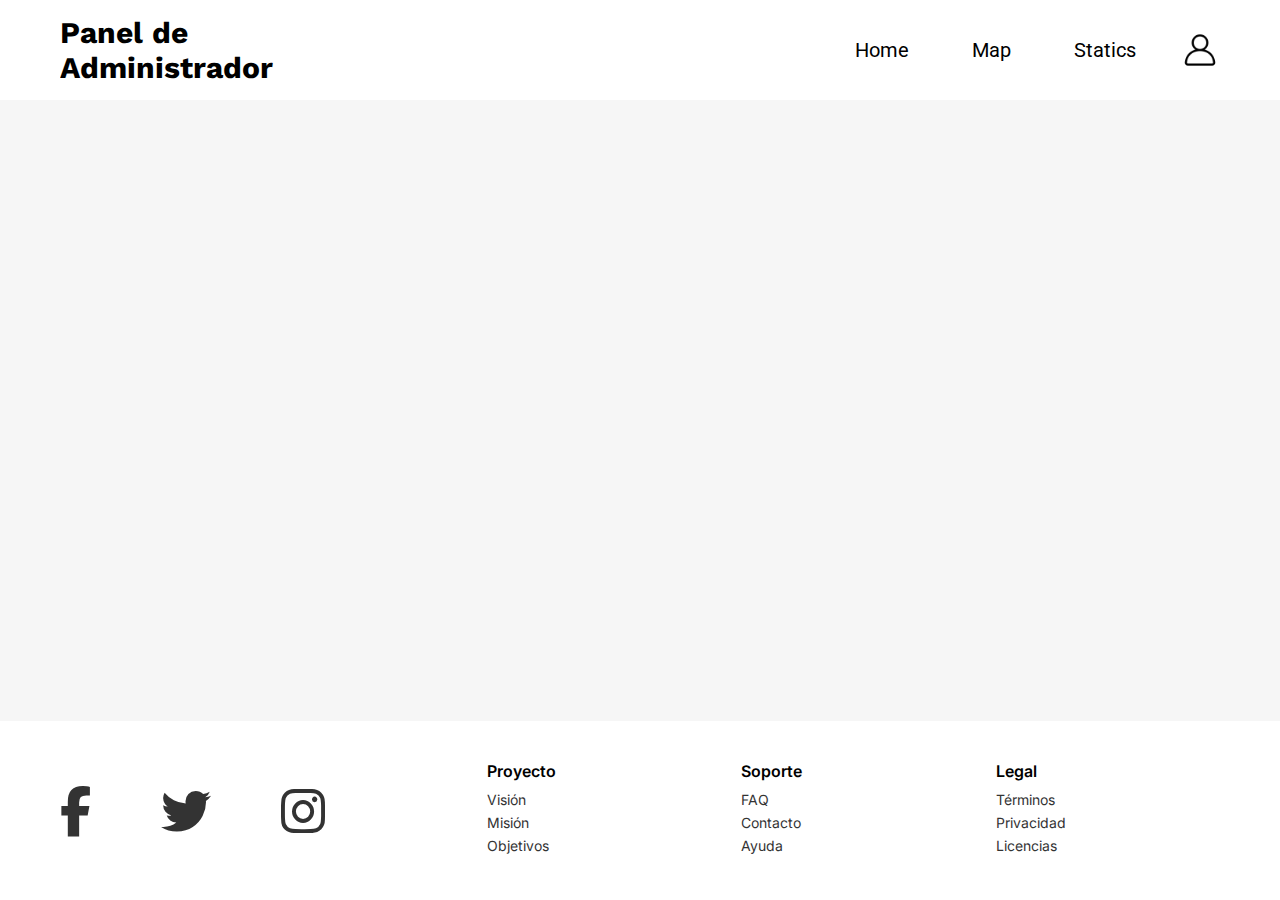
<file: Main/Dashboard.html>
<html lang="en">
<head>
    <meta charset="UTF-8">
    <meta name="viewport" content="width=device-width, initial-scale=1.0">
    <title>Ecosense</title>
    <link rel="stylesheet" href="style.css">
    <link href="https://fonts.googleapis.com/css2?family=Roboto:wght@400;500;700&display=swap" rel="stylesheet">
    <link href="https://fonts.googleapis.com/css2?family=Inter:wght@400;500;600;700;800&display=swap" rel="stylesheet">
    <link rel="stylesheet" href="https://cdnjs.cloudflare.com/ajax/libs/font-awesome/6.5.0/css/all.min.css">

</head>
<body>
    <div class="container">
    <nav class="navbar">
    <p class="eco">Panel de Administrador</p>
    <ul class="opciones">
        <li class="opcion"><a href="index.html">Home</a></li>
        <li class="opcion"><a href="servicios.html">Map</a></li>
        <li class="opcion"><a href="../rutas/index.html">Statics</a></li>
        <img class="picture-user" src="../assets/images/PicUser.png" alt="UserPicture">
    </ul>
    </nav>

    <main class="main">




    </main>


    <footer class="footer">
    <!-- Bloque Izquierdo: Título + Redes -->
    <div class="footer-left">
        <div class="social-icons">
        <a href="#"><i class="fab fa-facebook-f"></i></a>
        <a href="#"><i class="fab fa-twitter"></i></a>
        <a href="#"><i class="fab fa-instagram"></i></a>
        </div>
    </div>

    <!-- Bloque Derecho: Columnas -->
    <div class="footer-right">
        <div class="footer-columns">
        <div class="column">
            <h4>Proyecto</h4>
            <p>Visión</p>
            <p>Misión</p>
            <p>Objetivos</p>
        </div>
        <div class="column">
            <h4>Soporte</h4>
            <p>FAQ</p>
            <p>Contacto</p>
            <p>Ayuda</p>
        </div>
        <div class="column">
            <h4>Legal</h4>
            <p>Términos</p>
            <p>Privacidad</p>
            <p>Licencias</p>
        </div>
        </div>
    </div>
    </footer>


    </div>

    </body>
    </html>
</file>
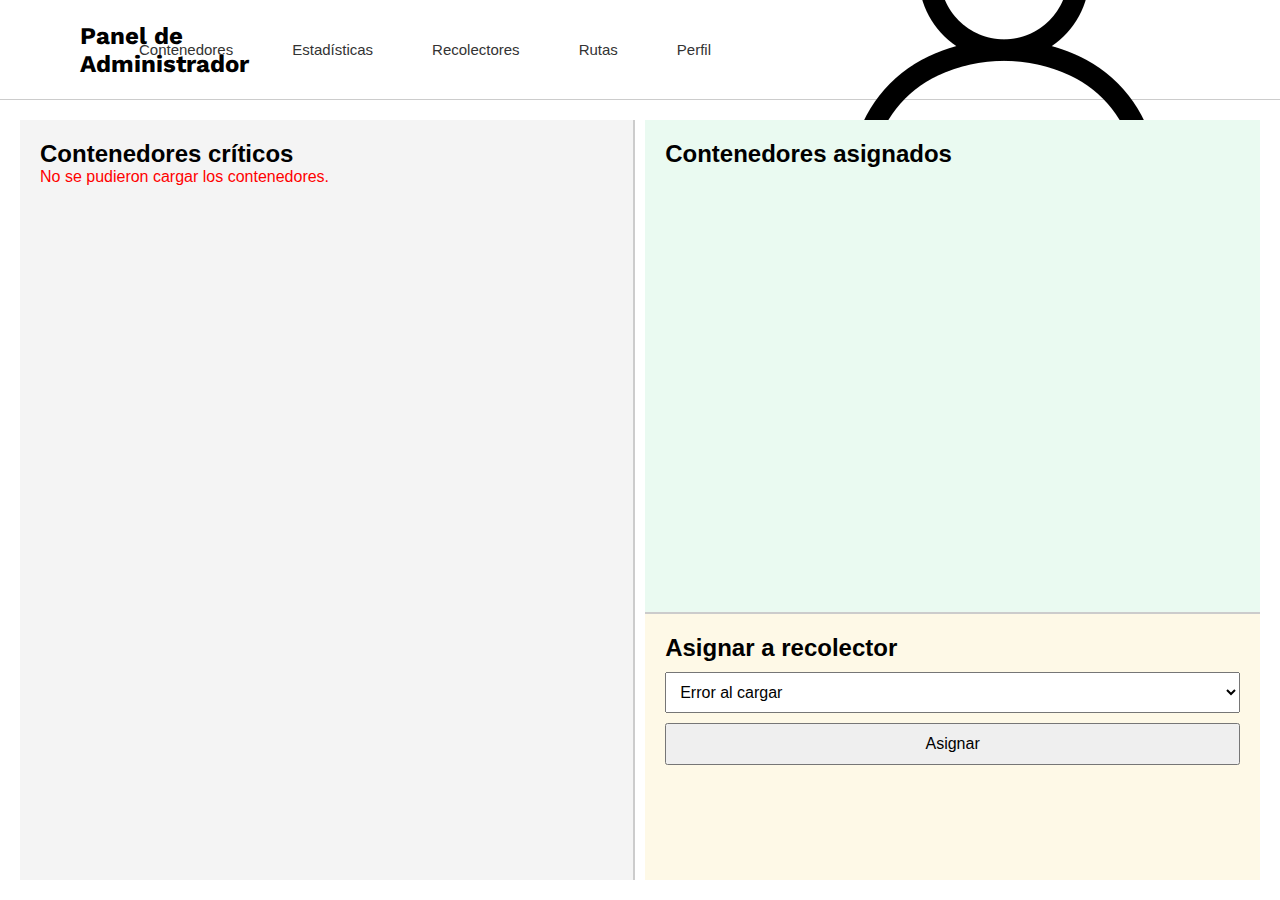
<file: rutas/index2.html>
<!DOCTYPE html>
<html lang="es">
<head>
  <meta charset="UTF-8">
  <link rel="stylesheet" href="../styles.css">
  <title>Gestión de Contenedores</title>
  <style>
    * {
      box-sizing: border-box;
      font-family: Arial, sans-serif;
    }

    body, html {
      margin: 0;
      padding: 0;
      height: 100%;
      width: 100%;
      display: flex;
      flex-direction: column;
    }

    .left, .right {
      width: 100%;
      height: 100%;
      overflow-y: auto;
    }

    .left {
      width: 50%;
      background-color: #f4f4f4;
      padding: 20px;
      border-right: 2px solid #ccc;
    }

    .right {
      width: 50%;
      display: flex;
      flex-direction: column;
    }

    .top-right {
      flex: 2;
      padding: 20px;
      background-color: #eafaf1;
      border-bottom: 2px solid #ccc;
      overflow-y: auto;
    }

    .bottom-right {
      flex: 1;
      padding: 20px;
      background-color: #fef9e7;
    }

    .card {
      background-color: white;
      border: 1px solid #ddd;
      border-radius: 8px;
      padding: 15px;
      margin-bottom: 15px;
      box-shadow: 2px 2px 6px rgba(0,0,0,0.1);
      display: flex;
      justify-content: space-between;
      align-items: center;
    }

    .card-content {
      max-width: 85%;
    }

    .card button {
      background-color: #28a745;
      color: white;
      border: none;
      border-radius: 50%;
      width: 30px;
      height: 30px;
      font-size: 18px;
      cursor: pointer;
    }

    .card button.remove {
      background-color: #dc3545;
    }

    select, button.assign-btn {
      padding: 10px;
      font-size: 16px;
      width: 100%;
      margin-top: 10px;
    }

    h2 {
      margin-top: 0;
    }

    .ola{
      width: 100%;
      height: 100%;
      display: flex;
      align-items: flex-start;
      justify-content: stretch;
      padding: 20px;
      gap: 10px;
    }

    .navbar {
      display: flex;
      background: #fff;
      padding: 10px 20px;
      align-items: center;
      gap: 20px;
      border-bottom: 1px solid #ccc;
    }
    .navbar .eco {
      font-weight: bold;
      font-size: 24px;
      margin-right: auto;
    }
    .navbar .opciones {
      list-style: none;
      display: flex;
      gap: 15px;
      padding: 0;
      margin: 0;
    }
    .navbar .opcion a {
      text-decoration: none;
      color: #333;
      font-weight: 500;
      padding: 6px 12px;
      border-radius: 6px;
      transition: background .2s;
    }
    .navbar .opcion a:hover {
      background: #e0e0e0;
    }
  </style>
</head>
<body>
  <nav class="navbar">
  <p class="eco">Panel de Administrador</p>
  <ul class="opciones">
    <li class="opcion"><a href="../Contenedores/index.html">Contenedores</a></li>
    <li class="opcion"><a href="../Estadisticas/index.html">Estadísticas</a></li>
    <li class="opcion"><a href="../Recolectores/index.html">Recolectores</a></li>
    <li class="opcion"><a href="../rutas/index.html" id="rutas-link">Rutas</a></li>
    <li class="opcion"><a href="../Perfil/index.html" id="perfil-link">Perfil</a></li>
    <img class="picture-user" src="../assets/images/PicUser.png" alt="UserPicture" />
  </ul>
</nav>


  <div class="ola">
    <div class="left">
      <h2>Contenedores críticos</h2>
      <div id="contenedores-lista"></div>
    </div>

    <div class="right">
      <div class="top-right">
        <h2>Contenedores asignados</h2>
        <div id="contenedores-asignados"></div>
      </div>
      <div class="bottom-right">
        <h2>Asignar a recolector</h2>
        <select id="select-recolector">
          <option value="">Cargando recolectores...</option>
        </select>
        <button class="assign-btn">Asignar</button>
      </div>
    </div>
  </div>

  <script>
    const contenedoresLista = document.getElementById('contenedores-lista');
    const contenedoresAsignados = document.getElementById('contenedores-asignados');
    const selectRecolector = document.getElementById('select-recolector');
    const assignBtn = document.querySelector('.assign-btn');

    const ENDPOINT_CONTENEDORES = 'http://localhost:7168/api/Contenedor';
    const ENDPOINT_RECOLECTOR = 'http://localhost:7168/api/Recolector';
    const ENDPOINT_RUTAS = 'http://localhost:7168/api/Rutas';
    const ADMIN_ID_STATIC = "6875f6019877679620b5db24"; // administrador fijo

    let contenedores = [];
    let asignados = [];

    // Cargar contenedores críticos
    fetch(ENDPOINT_CONTENEDORES)
      .then(res => {
        if (!res.ok) throw new Error("Error al cargar contenedores");
        return res.json();
      })
      .then(data => {
        contenedores = Array.isArray(data)
          ? data.filter(c => {
              // algunos objetos pueden tener key porcentajeActual, asegurarse
              const pct = parseFloat(c.porcentajeActual);
              return !isNaN(pct) && pct >= 80;
            })
          : [];
        renderContenedores();
      })
      .catch(err => {
        console.error("Error cargando contenedores:", err);
        contenedoresLista.innerHTML = '<p style="color:red;">No se pudieron cargar los contenedores.</p>';
      });

    // Cargar recolectores
    fetch(ENDPOINT_RECOLECTOR)
      .then(res => {
        if (!res.ok) throw new Error("Error al cargar recolectores");
        return res.json();
      })
      .then(data => {
        selectRecolector.innerHTML = '<option value="">-- Selecciona recolector --</option>';
        if (Array.isArray(data)) {
          data.forEach(r => {
            const option = document.createElement('option');
            const id = r.id || r._id || r.Id || "";
            option.value = id;
            const nombre = [r.nombrePila, r.primerApell, r.segundoApell].filter(Boolean).join(" ");
            option.textContent = nombre || id;
            selectRecolector.appendChild(option);
          });
        }
      })
      .catch(err => {
        console.error("Error cargando recolectores:", err);
        selectRecolector.innerHTML = '<option value="">Error al cargar</option>';
      });

    function renderContenedores() {
      contenedoresLista.innerHTML = '';
      contenedores.forEach(c => {
        const card = createCard(c, '+');
        contenedoresLista.appendChild(card);
      });
    }

    function renderAsignados() {
      contenedoresAsignados.innerHTML = '';
      asignados.forEach(c => {
        const card = createCard(c, '−');
        contenedoresAsignados.appendChild(card);
      });
    }

    function createCard(contenedor, tipo) {
      const card = document.createElement('div');
      card.className = 'card';

      const content = document.createElement('div');
      content.className = 'card-content';
      content.innerHTML = `
        <strong>${contenedor.nombre || 'Sin nombre'}</strong><br>
        Ubicación: ${contenedor.ubicacion?.nombre || '—'}<br>
        Porcentaje: ${typeof contenedor.porcentajeActual === 'number' ? contenedor.porcentajeActual.toFixed(2) : contenedor.porcentajeActual}%<br>
        Status: ${contenedor.status || '—'}
      `;

      const button = document.createElement('button');
      button.textContent = tipo;

      if (tipo === '+') {
        button.addEventListener('click', () => {
          // evitar duplicados
          if (!asignados.find(a => (a.id || a._id || a.Id) === (contenedor.id || contenedor._id || contenedor.Id))) {
            asignados.push(contenedor);
            contenedores = contenedores.filter(c => {
              const cid = c.id || c._id || c.Id;
              const target = contenedor.id || contenedor._id || contenedor.Id;
              return cid !== target;
            });
            renderContenedores();
            renderAsignados();
          }
        });
      } else {
        button.classList.add('remove');
        button.addEventListener('click', () => {
          if (!contenedores.find(c => (c.id || c._id || c.Id) === (contenedor.id || contenedor._id || contenedor.Id))) {
            contenedores.push(contenedor);
          }
          asignados = asignados.filter(c => {
            const cid = c.id || c._id || c.Id;
            const target = contenedor.id || contenedor._id || contenedor.Id;
            return cid !== target;
          });
          renderContenedores();
          renderAsignados();
        });
      }

      card.appendChild(content);
      card.appendChild(button);
      return card;
    }

    assignBtn.addEventListener('click', () => {
      const recolectorId = selectRecolector.value;
      if (!recolectorId) {
        alert("Selecciona un recolector.");
        return;
      }
      if (!Array.isArray(asignados) || asignados.length === 0) {
        alert("No hay contenedores asignados para crear la ruta.");
        return;
      }

      // Construir payload
      const contenedoresIds = asignados.map(c => c.id || c._id || c.Id).filter(Boolean);
      const nowISO = new Date().toISOString().replace(/\.\d{3}Z$/, "Z"); // ejemplo: 2025-08-01T12:34:56Z

      const payload = {
        IDRecolector: recolectorId,
        IDAdministrador: ADMIN_ID_STATIC,
        contenedores: contenedoresIds,
        fechaAsignacion: nowISO
      };

      console.log("Payload nueva ruta:", payload);

      fetch(ENDPOINT_RUTAS, {
        method: "POST",
        headers: {
          "Content-Type": "application/json"
        },
        body: JSON.stringify(payload)
      })
        .then(async res => {
          if (!res.ok) {
            const t = await res.text();
            console.error("Error creando ruta:", t);
            alert("Error al crear ruta: " + (t || res.statusText));
            return;
          }
          // intentar parsear respuesta (puede devolver la ruta creada)
          let created = null;
          const contentType = res.headers.get("Content-Type") || "";
          if (contentType.includes("application/json")) {
            created = await res.json();
          }
          alert("Ruta creada correctamente." + (created?.id ? " ID: " + created.id : ""));
          // opcional: limpiar asignados
          asignados = [];
          renderAsignados();
        })
        .catch(err => {
          console.error("Falló solicitud POST:", err);
          alert("Falló la creación de la ruta.");
        });
    });
  </script>

</body>
</html>
</file>
<file: Contenedores/style.css>
/* =========================== FUENTES PERSONALIZADAS =========================== */
@font-face {
  font-family: 'Work-Sans'; /* Fuente base regular */
  src: url('../assets/fonts/WorkSans-Regular.ttf') format('truetype');
}

@font-face {
  font-family: 'Work-Sans-Black'; /* Fuente extra bold (bien gruesa) */
  src: url('../assets/fonts/Work-Sans-Black.ttf') format('truetype');
}

@font-face {
  font-family: 'Work-Sans-Medium'; /* Fuente intermedia, entre regular y bold */
  src: url('../assets/fonts/WorkSans-Medium.ttf') format('truetype');
}

@font-face {
  font-family: 'Work-Sans-Bold'; /* Fuente en negrita */
  src: url('../assets/fonts/WorkSans-Bold.ttf') format('truetype');
}

@font-face {
  font-family: 'Work-Sans-SemiBold'; /* Semi bold, más marcada que medium pero menos que bold */
  src: url('../assets/fonts/WorkSans-SemiBold.ttf') format('truetype');
}
/* =========================== RESET GENERAL =========================== */
* {
  margin: 0;
  padding: 0;
  box-sizing: border-box;
}

body {
  font-family: 'Work-Sans', sans-serif;
}

/* =========================== ESTRUCTURA PRINCIPAL =========================== */
.container {
  display: grid;
  min-height: 100vh;
  grid-template-rows: auto 1fr auto;
}

/* =========================== NAVBAR =========================== */
.navbar {
  display: flex;
  width: 100%;
  height: 100px;
}

.eco {
  display: flex;
  justify-content: start;
  align-items: center;
  width: 30%;
  font-size: 30px;
  padding-left: 60px;
  font-family: 'Work-Sans-Bold';
}

.picture-user {
  width: 50px;
  height: 50px;
  border-radius: 50%;
}

.opciones {
  display: flex;
  justify-content: end;
  align-items: center;
  width: 75%;
  height: 100%;
  gap: 15px;
  padding-right: 55px;
}

.opciones a:hover {
  color: #ffffff;
  background-color: #adcfa6;
  transition: all 0.3s ease;
}

.opcion {
  font-size: 20px;
  list-style: none;
  font-family: 'Roboto', sans-serif;
}

.navbar a, .opciones a {
  text-decoration: none;
  color: black;
  border-radius: 12px;
  padding: 12px 24px;
}

/* =========================== SECCIÓN PRINCIPAL =========================== */
.main {
  background-color: #f6f6f6;
}

/* =========================== BUSCADOR Y ACCIONES =========================== */
.search-container {
  display: flex;
  justify-content: space-between;
  align-items: center;
  padding: 30px 60px;
  background-color: #e0e0e0; /* gris claro */
  border-bottom: 2px solid #ccc;
}

.search-container input[type="text"] {
  flex: 1;
  padding: 12px 16px;
  font-size: 16px;
  border: 1px solid #aaa;
  border-radius: 8px;
  margin-right: 20px;
  background-color: #f2f2f2;
  color: #000;
}

.search-container button {
  padding: 12px 20px;
  margin-left: 10px;
  font-size: 16px;
  background-color: #bdbdbd; /* gris medio */
  color: #000;
  border: none;
  border-radius: 8px;
  cursor: pointer;
  transition: background-color 0.3s ease;
}

.search-container button:hover {
  background-color: #9e9e9e; /* gris más oscuro */
}

/* =========================== TABLA DE CONTENEDORES =========================== */
.table-container {
  padding: 40px 60px;
  overflow-x: auto;
}

.table-container table {
  width: 100%;
  border-collapse: collapse;
  background-color: #f9f9f9;
  border-radius: 12px;
  overflow: hidden;
}

.table-container th, .table-container td {
  padding: 16px;
  text-align: left;
  font-size: 15px;
  color: #000;
  border-bottom: 1px solid #ccc;
}

.table-container th {
  background-color: #d6d6d6; /* gris más intenso */
  font-weight: bold;
}

.table-container tr:hover {
  background-color: #e0e0e0;
}

/* =========================== BOTONES EN LA TABLA =========================== */
.btn-editar, .btn-eliminar {
  padding: 8px 14px;
  border: none;
  border-radius: 6px;
  font-size: 14px;
  cursor: pointer;
  transition: all 0.3s ease;
}

.btn-editar {
  background-color: #cfcfcf;
  color: #000;
}

.btn-editar:hover {
  background-color: #a4a4a4;
}

.btn-eliminar {
  background-color: #e0b4b4;
  color: #000;
}

.btn-eliminar:hover {
  background-color: #cc8e8e;
}





/* =========================== FOOTER =========================== */
.footer {
  display: flex;
  justify-content: space-between;
  align-items: flex-start;
  padding: 40px 60px;
  background-color: #ffffff;
  font-family: 'Inter', sans-serif;
  gap: 60px;
  flex-wrap: wrap;
}

.footer-left {
  flex: 1;
  min-width: 250px;
}

.footer-right {
  flex: 2;
  min-width: 300px;
}

.footer-columns {
  display: grid;
  grid-template-columns: repeat(3, 1fr);
  gap: 30px;
}

.column h4 {
  margin-bottom: 10px;
  font-weight: 600;
}

.column p {
  margin: 6px 0;
  font-size: 14px;
  color: #333;
}

.social-icons {
  display: flex;
  gap: 15px;
}

.social-icons a {
  margin-top: 25px;
  text-decoration: none;
  margin-right: 55px;
  color: #333;
  font-size: 50px;
  transition: color 0.3s ease;
}

.social-icons a:hover {
  color: #0077b5;
}
</file>
<file: Login/style.css>
/* =========================== FUENTES PERSONALIZADAS =========================== */
@font-face {
  font-family: 'Work-Sans'; /* Fuente base regular */
  src: url('../assets/fonts/WorkSans-Regular.ttf') format('truetype');
}

@font-face {
  font-family: 'Work-Sans-Black'; /* Fuente extra bold (bien gruesa) */
  src: url('../assets/fonts/Work-Sans-Black.ttf') format('truetype');
}

@font-face {
  font-family: 'Work-Sans-Medium'; /* Fuente intermedia, entre regular y bold */
  src: url('../assets/fonts/WorkSans-Medium.ttf') format('truetype');
}

@font-face {
  font-family: 'Work-Sans-Bold'; /* Fuente en negrita */
  src: url('../assets/fonts/WorkSans-Bold.ttf') format('truetype');
}

@font-face {
  font-family: 'Work-Sans-SemiBold'; /* Semi bold, más marcada que medium pero menos que bold */
  src: url('../assets/fonts/WorkSans-SemiBold.ttf') format('truetype');
}

/* =========================== RESET GENERAL =========================== */
* {
  margin: 0;
  padding: 0;
  box-sizing: border-box;
}

body {
  font-family: 'Work-Sans', sans-serif;
}

/* =========================== ESTRUCTURA PRINCIPAL =========================== */
.container {
  display: grid;
  min-height: 100vh;
  grid-template-rows: auto 1fr auto;
}

/* =========================== NAVBAR =========================== */
.navbar {
  display: flex;
  width: 100%;
  height: 100px;
}

.ecos {
  display: flex;
  justify-content: start;
  align-items: center;
  width: 25%;
  font-size: 30px;
  padding-left: 60px;
  font-family: 'Work-Sans-Bold';
}

.opciones {
  display: flex;
  justify-content: end;
  align-items: center;
  width: 75%;
  height: 100%;
  gap: 15px;
  padding-right: 55px;
}

.opciones a:hover {
  color: #ffffff;
  background-color: #adcfa6;
  transition: all 0.3s ease;
}

.opcion {
  font-size: 20px;
  list-style: none;
  font-family: 'Roboto', sans-serif;
}

.navbar a, .opciones a {
  text-decoration: none;
  color: black;
  border-radius: 12px;
  padding: 12px 24px;
}

/* =========================== SECCIÓN PRINCIPAL =========================== */
.main {
  background-color: #adcfa6;
}

.main button {
  background-color: black;
  color: white;
  border: none;
  border-radius: 10px;
  padding: 15px 25px;
  font-size: 16px;
  font-family: 'Inter', sans-serif;
  margin-left: 50px;
  cursor: pointer;
}

/* =========================== LOGIN =========================== */
.login-container {
  display: flex;
  height: 100vh;
}

.login-left {
  flex: 1;
  display: flex;
  justify-content: center;
  align-items: center;
  background-color: #adcfa6;
}

.login-image {
  width: 70%;
  max-width: 400px;
  height: auto;
}

.login-right {
  flex: 1;
  padding: 60px;
  display: flex;
  flex-direction: column;
  justify-content: center;
  font-family: 'Roboto', sans-serif;
  background-color: #ffffff;
  
}

.login-title {
  font-size: 60px;
  font-weight: 700;
  margin-bottom: 150px;
  text-align: center;
  font-family: 'Times New Roman', Times, serif;
}

.login-bienvenida {
  font-size: 24px;
  font-weight: 500;
  margin-bottom: 50px;
  text-align: center;
  font-family: 'Times New Roman', Times, serif;
}

.login-form {
  display: flex;
  flex-direction: column;
  align-items: center; /* Esto centra los elementos hijos horizontalmente */
  width: 100%; /* Asegura que el formulario ocupe todo el ancho disponible */
}

.input-group {
  display: flex;
  flex-direction: column;
  align-items: flex-start; /* Alinea el label al inicio del contenedor */
  margin-bottom: 20px;
  width: 100%;
  max-width: 600px;
}



.input-group label {
  font-size: 20;
  margin-bottom: 5px;
  font-weight: 500;
  font-family: 'Inter', sans-serif;
}

.input-group input {
  width: 100%;
  padding: 10px;
  border: 1px solid #ccc;
  border-radius: 5px;
  background-color: #F6F0F0;
  padding-bottom: 20px 20px 20px 20px; /* Espaciado interno */
  font-size: 18px;

}

.login-form ::placeholder {
  color: #000000;
}

.forgot-password {
  text-align: right;
  margin-bottom: 20px;
}

.forgot-password a {
  font-size: 14px;
  color: #333;
  text-decoration: line;;
}

.login-form {
    display: flex;
    flex-direction: column;
    align-items: center; /* Centra todo (inputs y botón) */
    width: 100%;
}

.signin-button {
    padding: 12px 40px; /* Más estrecho (ajusta el 40px según prefieras) */
    background-color: #2e7d32;
    color: white;
    border: none;
    border-radius: 6px;
    cursor: pointer;
    font-weight: 600;
    font-size: 16px;
    margin-top: 10px;
    /* Elimina width: 100% y max-width para que no ocupe todo el espacio */
    width: auto; /* El botón se ajusta al contenido */
}

.signin-button:hover {
  background-color: #1b5e20;
}

/* =========================== FOOTER =========================== */
.footer {
  display: flex;
  justify-content: space-between;
  align-items: flex-start;
  padding: 40px 60px;
  background-color: #ffffff;
  font-family: 'Inter', sans-serif;
  gap: 60px;
  flex-wrap: wrap;
}

.social-icons a {
  margin-top: 25px;
  text-decoration: none;
  margin-right: 55px;
  color: #333;
  font-size: 50px;
  transition: color 0.3s ease;
}

.social-icons a:hover {
  color: #0077b5;
}

.footer-left {
  flex: 1;
  min-width: 250px;
}

.footer-title {
  font-size: 28px;
  margin-bottom: 15px;
}

.social-icons {
  display: flex;
  gap: 15px;
}

.social-icons img {
  width: 24px;
  height: 24px;
  opacity: 0.8;
  transition: opacity 0.3s ease;
}

.social-icons img:hover {
  opacity: 1;
}

.footer-right {
  flex: 2;
  min-width: 300px;
}

.footer-columns {
  display: grid;
  grid-template-columns: repeat(3, 1fr);
  gap: 30px;
}

.column h4 {
  margin-bottom: 10px;
  font-weight: 600;
}

.column p {
  margin: 6px 0;
  font-size: 14px;
  color: #333;
}
</file>
<file: Perfil/style.css>
/* =========================== FUENTES PERSONALIZADAS =========================== */
@font-face {
  font-family: 'Work-Sans'; /* Fuente base regular */
  src: url('../assets/fonts/WorkSans-Regular.ttf') format('truetype');
}

@font-face {
  font-family: 'Work-Sans-Black'; /* Fuente extra bold (bien gruesa) */
  src: url('../assets/fonts/Work-Sans-Black.ttf') format('truetype');
}

@font-face {
  font-family: 'Work-Sans-Medium'; /* Fuente intermedia, entre regular y bold */
  src: url('../assets/fonts/WorkSans-Medium.ttf') format('truetype');
}

@font-face {
  font-family: 'Work-Sans-Bold'; /* Fuente en negrita */
  src: url('../assets/fonts/WorkSans-Bold.ttf') format('truetype');
}

@font-face {
  font-family: 'Work-Sans-SemiBold'; /* Semi bold, más marcada que medium pero menos que bold */
  src: url('../assets/fonts/WorkSans-SemiBold.ttf') format('truetype');
}
/* =========================== RESET GENERAL =========================== */
* {
  margin: 0;
  padding: 0;
  box-sizing: border-box;
}

body {
  font-family: 'Work-Sans', sans-serif;
}

/* =========================== ESTRUCTURA PRINCIPAL =========================== */
.container {
  display: grid;
  min-height: 100vh;
  grid-template-rows: auto 1fr auto;
}

/* =========================== NAVBAR =========================== */
.navbar {
  display: flex;
  width: 100%;
  height: 100px;
}

.eco {
  display: flex;
  justify-content: start;
  align-items: center;
  width: 30%;
  font-size: 30px;
  padding-left: 60px;
  font-family: 'Work-Sans-Bold';
}

.picture-user {
  width: 50px;
  height: 50px;
  border-radius: 50%;
}

.opciones {
  display: flex;
  justify-content: end;
  align-items: center;
  width: 75%;
  height: 100%;
  gap: 15px;
  padding-right: 55px;
}

.opciones a:hover {
  color: #ffffff;
  background-color: #adcfa6;
  transition: all 0.3s ease;
}

.opcion {
  font-size: 20px;
  list-style: none;
  font-family: 'Roboto', sans-serif;
}

.navbar a, .opciones a {
  text-decoration: none;
  color: black;
  border-radius: 12px;
  padding: 12px 24px;
}

/* =========================== SECCIÓN PRINCIPAL =========================== */
.main {
  background-color: #f6f6f6;
}

/* =========================== FOOTER =========================== */
.footer {
  display: flex;
  justify-content: space-between;
  align-items: flex-start;
  padding: 40px 60px;
  background-color: #ffffff;
  font-family: 'Inter', sans-serif;
  gap: 60px;
  flex-wrap: wrap;
}

.footer-left {
  flex: 1;
  min-width: 250px;
}

.footer-right {
  flex: 2;
  min-width: 300px;
}

.footer-columns {
  display: grid;
  grid-template-columns: repeat(3, 1fr);
  gap: 30px;
}

.column h4 {
  margin-bottom: 10px;
  font-weight: 600;
}

.column p {
  margin: 6px 0;
  font-size: 14px;
  color: #333;
}

.social-icons {
  display: flex;
  gap: 15px;
}

.social-icons a {
  margin-top: 25px;
  text-decoration: none;
  margin-right: 55px;
  color: #333;
  font-size: 50px;
  transition: color 0.3s ease;
}

.social-icons a:hover {
  color: #0077b5;
}
</file>
<file: Recolectores/style.css>
/* =========================== FUENTES PERSONALIZADAS =========================== */
    @font-face {
      font-family: 'Work-Sans';
      src: url('../assets/fonts/WorkSans-Regular.ttf') format('truetype');
    }
    
    @font-face {
      font-family: 'Work-Sans-Black';
      src: url('../assets/fonts/Work-Sans-Black.ttf') format('truetype');
    }
    
    @font-face {
      font-family: 'Work-Sans-Medium';
      src: url('../assets/fonts/WorkSans-Medium.ttf') format('truetype');
    }
    
    @font-face {
      font-family: 'Work-Sans-Bold';
      src: url('../assets/fonts/WorkSans-Bold.ttf') format('truetype');
    }
    
    @font-face {
      font-family: 'Work-Sans-SemiBold';
      src: url('../assets/fonts/WorkSans-SemiBold.ttf') format('truetype');
    }
    
    /* =========================== RESET GENERAL =========================== */
    * {
      margin: 0;
      padding: 0;
      box-sizing: border-box;
    }
    
    body {
      font-family: 'Work-Sans', sans-serif;
      background-color: #f6f6f6;
      color: #000000;
    }
    
    /* =========================== ESTRUCTURA PRINCIPAL =========================== */
    .container {
      display: grid;
      min-height: 100vh;
      grid-template-rows: auto 1fr auto;
    }
    
    /* =========================== NAVBAR =========================== */
    .navbar {
      display: flex;
      width: 100%;
      height: 100px;
      background-color: white;
      box-shadow: 0 2px 10px rgba(0,0,0,0.1);
    }
    
    .eco {
      display: flex;
      justify-content: start;
      align-items: center;
      width: 30%;
      font-size: 30px;
      padding-left: 60px;
      font-family: 'Work-Sans-Bold';
      color: #333;
    }
    
    .picture-user {
      width: 50px;
      height: 50px;
      border-radius: 50%;
      object-fit: cover;
      border: 2px solid #adcfa6;
    }
    
    .opciones {
      display: flex;
      justify-content: end;
      align-items: center;
      width: 75%;
      height: 100%;
      gap: 15px;
      padding-right: 55px;
    }
    
    .opciones a:hover {
      color: #ffffff;
      background-color: #adcfa6;
      transition: all 0.3s ease;
    }
    
    .opcion {
      font-size: 20px;
      list-style: none;
      font-family: 'Roboto', sans-serif;
    }
    
    .navbar a, .opciones a {
      text-decoration: none;
      color: black;
      border-radius: 12px;
      padding: 12px 24px;
      transition: all 0.3s ease;
    }
    
    /* =========================== SECCIÓN PRINCIPAL =========================== */
    .main {
      background-color: #adcfa6;
      min-height: calc(100vh - 200px);
    }
    
    /* =========================== RECOLECTORES =========================== */
    .recolectores-section {
      padding: 20px 40px;
      background-color: #f6f6f6;
      display: flex;
      flex-direction: column;
      gap: 16px;
      font-family: 'Work-Sans', sans-serif;
      min-height: auto;
      height: auto;
      justify-content: flex-start;
    }
    
    .recolector-actions {
      display: flex;
      flex-wrap: wrap;
      gap: 12px;
      align-items: center;
    }
    
    .recolector-actions input[type="text"] {
      padding: 12px 16px;
      font-size: 16px;
      border: 1px solid #ccc;
      border-radius: 8px;
      flex: 1;
      min-width: 200px;
    }
    
    .recolector-actions button {
      padding: 12px 20px;
      border: none;
      border-radius: 8px;
      font-size: 14px;
      font-weight: 600;
      cursor: pointer;
      transition: all 0.3s ease;
      display: flex;
      align-items: center;
      gap: 8px;
    }
    
    .recolector-actions button:nth-child(2) {
      background-color: #1d7cf0;
      color: white;
    }
    
    .recolector-actions button:nth-child(3) {
      background-color: #28a745;
      color: white;
    }
    
    .recolector-actions button:nth-child(4) {
      background-color: #ffc107;
      color: black;
    }
    
    .recolector-actions button:nth-child(5) {
      background-color: #dc3545;
      color: white;
    }
    
    .recolector-actions button:hover {
      opacity: 0.9;
      transform: translateY(-2px);
    }
    
    #recolectoresLista {
      padding: 20px 40px;
    }
    
    #recolectoresLista > div {
      background-color: #ffffff;
      padding: 20px;
      border-radius: 10px;
      border: 1px solid #ddd;
      margin-bottom: 15px;
      box-shadow: 2px 2px 6px rgba(0,0,0,0.06);
      transition: transform 0.3s ease;
    }
    
    #recolectoresLista > div:hover {
      transform: translateY(-3px);
      box-shadow: 0 5px 15px rgba(0,0,0,0.1);
    }
    
    #recolectoresLista p {
      margin-bottom: 8px;
      font-size: 16px;
      color: #333;
    }
    
    /* =========================== FOOTER =========================== */
    .footer {
      display: flex;
      justify-content: space-between;
      align-items: flex-start;
      padding: 40px 60px;
      background-color: #ffffff;
      font-family: 'Inter', sans-serif;
      gap: 60px;
      flex-wrap: wrap;
      border-top: 1px solid #eee;
    }
    
    .footer-left {
      flex: 1;
      min-width: 250px;
    }
    
    .footer-right {
      flex: 2;
      min-width: 300px;
    }
    
    .footer-columns {
      display: grid;
      grid-template-columns: repeat(3, 1fr);
      gap: 30px;
    }
    
    .column h4 {
      margin-bottom: 10px;
      font-weight: 600;
      color: #333;
    }
    
    .column p {
      margin: 6px 0;
      font-size: 14px;
      color: #666;
    }
    
    .social-icons {
      display: flex;
      gap: 15px;
    }
    
    .social-icons a {
      margin-top: 25px;
      text-decoration: none;
      margin-right: 55px;
      color: #333;
      font-size: 50px;
      transition: color 0.3s ease;
    }
    
    .social-icons a:hover {
      color: #adcfa6;
    }
    
    /* =========================== MODAL FORMULARIO =========================== */
    #formularioRecolector {
      position: fixed;
      top: 0;
      left: 0;
      width: 100%;
      height: 100%;
      background-color: rgba(0, 0, 0, 0.7);
      z-index: 10000;
      display: flex;
      justify-content: center;
      align-items: center;
      opacity: 0;
      visibility: hidden;
      transition: opacity 0.3s ease, visibility 0.3s ease;
    }
    
    #formularioRecolector.mostrar {
      opacity: 1;
      visibility: visible;
    }
    
    .form-modal {
      background-color: white;
      width: 90%;
      max-width: 500px;
      padding: 30px;
      border-radius: 10px;
      box-shadow: 0 0 20px rgba(0,0,0,0.3);
      position: relative;
    }
    
    .btn-cerrar {
      position: absolute;
      top: 15px;
      right: 15px;
      background: none;
      border: none;
      font-size: 24px;
      cursor: pointer;
      color: #666;
    }
    
    .btn-cerrar:hover {
      color: #ff0000;
    }
    
    #formularioRecolector h3 {
      font-size: 22px;
      margin-bottom: 20px;
      text-align: center;
      color: #333;
      font-family: 'Work-Sans-Bold';
    }
    
    #formularioRecolector input, #formularioRecolector select {
      width: 100%;
      padding: 12px;
      margin-bottom: 15px;
      border: 1px solid #ddd;
      border-radius: 8px;
      font-size: 16px;
      font-family: 'Work-Sans';
    }
    
    .enviar-btn {
      width: 100%;
      padding: 12px;
      background-color: #28a745;
      color: white;
      border: none;
      border-radius: 8px;
      font-size: 16px;
      cursor: pointer;
      margin-top: 10px;
      font-weight: 600;
    }
    
    .enviar-btn:hover {
      background-color: #218838;
    }
</file>
<file: rutas/style.css>
/* =========================== FUENTES (si las usas localmente) =========================== */
@font-face {
  font-family: 'Work-Sans';
  src: url('../assets/fonts/WorkSans-Regular.ttf') format('truetype');
}
@font-face {
  font-family: 'Work-Sans-Bold';
  src: url('../assets/fonts/WorkSans-Bold.ttf') format('truetype');
}
@font-face {
  font-family: 'Work-Sans-Medium';
  src: url('../assets/fonts/WorkSans-Medium.ttf') format('truetype');
}
@font-face {
  font-family: 'Work-Sans-SemiBold';
  src: url('../assets/fonts/WorkSans-SemiBold.ttf') format('truetype');
}

/* =========================== RESET =========================== */
* {
  margin: 0;
  padding: 0;
  box-sizing: border-box;
}
body {
  font-family: 'Work-Sans', system-ui, sans-serif;
  background-color: #f6f6f6;
  min-height: 100vh;
}

/* =========================== CONTENEDOR GENERAL =========================== */
.container {
  display: grid;
  min-height: 100vh;
  grid-template-rows: auto 1fr auto;
}

/* =========================== NAVBAR =========================== */
.navbar {
  display: flex;
  width: 100%;
  height: 100px;
  align-items: center;
}
.eco {
  flex: 1;
  font-size: 30px;
  padding-left: 60px;
  font-family: 'Work-Sans-Bold';
}
.opciones {
  display: flex;
  align-items: center;
  gap: 15px;
  padding-right: 55px;
  list-style: none;
}
.opcion {
  font-size: 20px;
  font-family: 'Inter', sans-serif;
}
.navbar a {
  text-decoration: none;
  color: black;
  border-radius: 12px;
  padding: 12px 24px;
  transition: all .3s ease;
}
.navbar a:hover {
  background-color: #adcfa6;
  color: #fff;
}

/* =========================== SECCIÓN RUTAS =========================== */
.container-rutas {
  display: flex;
  gap: 20px;
  padding: 20px;
  flex: 1;
}
.left-panel {
  flex: 1;
  background-color: #f4f4f4;
  border-radius: 8px;
  padding: 20px;
  overflow-y: auto;
  box-shadow: inset 0 0 5px rgba(0,0,0,0.08);
}
.right-panel {
  width: 300px;
  background-color: #e9f7ef;
  border-radius: 8px;
  padding: 20px;
  display: flex;
  flex-direction: column;
  gap: 15px;
}

/* =========================== TARJETAS =========================== */
.tarjetas-scroll {
  display: flex;
  flex-direction: column;
  gap: 15px;
  margin-top: 10px;
}
.tarjeta {
  background-color: #fff;
  border: 1px solid #ddd;
  border-radius: 8px;
  padding: 15px;
  box-shadow: 2px 2px 6px rgba(0,0,0,0.08);
}
.tarjeta strong {
  font-size: 18px;
  color: #333;
  display: block;
  margin-bottom: 6px;
}
.badge {
  display: inline-block;
  padding: 4px 10px;
  border-radius: 12px;
  font-size: 12px;
  margin-right: 5px;
}

/* =========================== BOTONES PRINCIPALES =========================== */
.btn-filtro {
  padding: 10px 18px;
  border: none;
  border-radius: 6px;
  cursor: pointer;
  font-weight: 600;
  margin-right: 8px;
  font-size: 14px;
}
.btn-filtro.active {
  background-color: black;
  color: white;
}
.btn-filtro.inactive {
  background-color: #e0e0e0;
  color: #333;
}
.btn-ruta {
  padding: 15px;
  font-size: 16px;
  border: none;
  border-radius: 6px;
  cursor: pointer;
  transition: opacity .2s ease;
  font-weight: 600;
}
.btn-ruta.crear {
  background-color: #28a745;
  color: white;
}
.btn-ruta.modificar {
  background-color: #ffc107;
  color: black;
}
.btn-ruta.eliminar {
  background-color: #dc3545;
  color: white;
}
.btn-ruta:hover {
  opacity: 0.9;
}

/* =========================== MODALES =========================== */
.modal-backdrop {
  position: fixed;
  inset: 0;
  background: rgba(0,0,0,0.4);
  display: none;
  justify-content: center;
  align-items: center;
  z-index: 100;
}
.modal {
  background: white;
  border-radius: 10px;
  width: 90%;
  max-width: 600px;
  padding: 25px;
  position: relative;
  box-shadow: 0 10px 30px rgba(0,0,0,0.15);
  max-height: 90vh;
  overflow-y: auto;
}
.modal-header {
  display: flex;
  justify-content: space-between;
  align-items: center;
  margin-bottom: 15px;
}
.modal-header h3 {
  margin: 0;
}
.close-btn {
  background: transparent;
  border: none;
  font-size: 22px;
  cursor: pointer;
}
.form-group {
  margin-bottom: 15px;
  display: flex;
  flex-direction: column;
}
.form-group label {
  margin-bottom: 6px;
  font-weight: 600;
}
.form-group input, .form-group select, .form-group textarea {
  padding: 10px;
  border: 1px solid #ccc;
  border-radius: 6px;
  font-size: 14px;
  width: 100%;
}
.input-row {
  display: flex;
  gap: 15px;
}
.form-actions {
  display: flex;
  justify-content: flex-end;
  gap: 10px;
  margin-top: 10px;
}
.primary-btn {
  padding: 12px 24px;
  border: none;
  border-radius: 6px;
  cursor: pointer;
  font-weight: 600;
}
.primary-btn.save {
  background-color: #1d7cf0;
  color: white;
}
.primary-btn.delete {
  background-color: #dc3545;
  color: white;
}
.secondary-btn {
  padding: 12px 24px;
  border: 1px solid #888;
  border-radius: 6px;
  cursor: pointer;
  background: transparent;
}

/* =========================== FOOTER =========================== */
.footer {
  display: flex;
  justify-content: space-between;
  flex-wrap: wrap;
  gap: 30px;
  padding: 40px 60px;
  background-color: #ffffff;
  font-family: 'Inter', sans-serif;
}
.footer-left {
  flex: 1;
  min-width: 200px;
}
.footer-right {
  flex: 2;
  min-width: 300px;
}
.footer-columns {
  display: grid;
  grid-template-columns: repeat(3, 1fr);
  gap: 25px;
}
.column h4 {
  margin-bottom: 10px;
  font-weight: 600;
}
.column p {
  margin: 6px 0;
  font-size: 14px;
  color: #333;
}
.social-icons {
  display: flex;
  gap: 15px;
}
.social-icons a {
  font-size: 30px;
  color: #333;
  text-decoration: none;
  transition: opacity .2s ease;
}
.social-icons a:hover {
  opacity: 0.8;
}
.picture-user {
  width: 50px;
  height: 50px;
  border-radius: 50%;
}
</file>
<file: Main/style.css>
/* =========================== FUENTES PERSONALIZADAS =========================== */
@font-face {
  font-family: 'Work-Sans'; /* Fuente base regular */
  src: url('../assets/fonts/WorkSans-Regular.ttf') format('truetype');
}

@font-face {
  font-family: 'Work-Sans-Black'; /* Fuente extra bold (bien gruesa) */
  src: url('../assets/fonts/Work-Sans-Black.ttf') format('truetype');
}

@font-face {
  font-family: 'Work-Sans-Medium'; /* Fuente intermedia, entre regular y bold */
  src: url('../assets/fonts/WorkSans-Medium.ttf') format('truetype');
}

@font-face {
  font-family: 'Work-Sans-Bold'; /* Fuente en negrita */
  src: url('../assets/fonts/WorkSans-Bold.ttf') format('truetype');
}

@font-face {
  font-family: 'Work-Sans-SemiBold'; /* Semi bold, más marcada que medium pero menos que bold */
  src: url('../assets/fonts/WorkSans-SemiBold.ttf') format('truetype');
}

/* =========================== RESET GENERAL =========================== */
* {
  margin: 0;
  padding: 0;
  box-sizing: border-box;
}

body {
  font-family: 'Work-Sans', sans-serif;
}

/* =========================== ESTRUCTURA PRINCIPAL =========================== */
.container {
  display: grid;
  min-height: 100vh;
  grid-template-rows: auto 1fr auto;
}

/* =========================== NAVBAR =========================== */
.navbar {
  display: flex;
  width: 100%;
  height: 100px;
}

.eco {
  display: flex;
  justify-content: start;
  align-items: center;
  width: 30%;
  font-size: 30px;
  padding-left: 60px;
  font-family: 'Work-Sans-Bold';
}

.picture-user {
    width: 50px;
    height: 50px;
    border-radius: 50%;
}

.opciones {
  display: flex;
  justify-content: end;
  align-items: center;
  width: 75%;
  height: 100%;
  gap: 15px;
  padding-right: 55px;
}

.opciones a:hover {
  color: #ffffff;
  background-color: #adcfa6;
  transition: all 0.3s ease;
}

.opcion {
  font-size: 20px;
  list-style: none;
  font-family: 'Roboto', sans-serif;
}

.navbar a, .opciones a {
  text-decoration: none;
  color: black;
  border-radius: 12px;
  padding: 12px 24px;
}

/* =========================== SECCIÓN PRINCIPAL =========================== */
.main {
  background-color: #f6f6f6;
}

.main button {
  background-color: black;
  color: white;
  border: none;
  border-radius: 10px;
  padding: 15px 25px;
  font-size: 16px;
  font-family: 'Inter', sans-serif;
  margin-left: 50px;
  cursor: pointer;
}

/* =========================== LOGIN =========================== */
.login-container {
  display: flex;
  height: 100vh;
}

.login-left {
  flex: 1;
  display: flex;
  justify-content: center;
  align-items: center;
  background-color: #adcfa6;
}

.login-image {
  width: 70%;
  max-width: 400px;
  height: auto;
}

.login-right {
  flex: 1;
  padding: 60px;
  display: flex;
  flex-direction: column;
  justify-content: center;
  font-family: 'Roboto', sans-serif;
  background-color: #ffffff;
  
}

.login-title {
  font-size: 60px;
  font-weight: 700;
  margin-bottom: 150px;
  text-align: center;
  font-family: 'Times New Roman', Times, serif;
}

.login-bienvenida {
  font-size: 24px;
  font-weight: 500;
  margin-bottom: 50px;
  text-align: center;
  font-family: 'Times New Roman', Times, serif;
}

.login-form {
  display: flex;
  flex-direction: column;
  align-items: center; /* Esto centra los elementos hijos horizontalmente */
  width: 100%; /* Asegura que el formulario ocupe todo el ancho disponible */
}

.input-group {
  display: flex;
  flex-direction: column;
  align-items: flex-start; /* Alinea el label al inicio del contenedor */
  margin-bottom: 20px;
  width: 100%;
  max-width: 600px;
}



.input-group label {
  font-size: 20;
  margin-bottom: 5px;
  font-weight: 500;
  font-family: 'Inter', sans-serif;
}

.input-group input {
  width: 100%;
  padding: 10px;
  border: 1px solid #ccc;
  border-radius: 5px;
  background-color: #F6F0F0;
  padding-bottom: 20px 20px 20px 20px; /* Espaciado interno */
  font-size: 18px;

}

.login-form ::placeholder {
  color: #000000;
}

.forgot-password {
  text-align: right;
  margin-bottom: 20px;
}

.forgot-password a {
  font-size: 14px;
  color: #333;
  text-decoration: line;;
}

.login-form {
    display: flex;
    flex-direction: column;
    align-items: center; /* Centra todo (inputs y botón) */
    width: 100%;
}

.signin-button {
    padding: 12px 40px; /* Más estrecho (ajusta el 40px según prefieras) */
    background-color: #2e7d32;
    color: white;
    border: none;
    border-radius: 6px;
    cursor: pointer;
    font-weight: 600;
    font-size: 16px;
    margin-top: 10px;
    /* Elimina width: 100% y max-width para que no ocupe todo el espacio */
    width: auto; /* El botón se ajusta al contenido */
}

.signin-button:hover {
  background-color: #1b5e20;
}

/* =========================== FOOTER =========================== */
.footer {
  display: flex;
  justify-content: space-between;
  align-items: flex-start;
  padding: 40px 60px;
  background-color: #ffffff;
  font-family: 'Inter', sans-serif;
  gap: 60px;
  flex-wrap: wrap;
}

.social-icons a {
  margin-top: 25px;
  text-decoration: none;
  margin-right: 55px;
  color: #333;
  font-size: 50px;
  transition: color 0.3s ease;
}

.social-icons a:hover {
  color: #0077b5;
}

.footer-left {
  flex: 1;
  min-width: 250px;
}

.footer-title {
  font-size: 28px;
  margin-bottom: 15px;
}

.social-icons {
  display: flex;
  gap: 15px;
}

.social-icons img {
  width: 24px;
  height: 24px;
  opacity: 0.8;
  transition: opacity 0.3s ease;
}

.social-icons img:hover {
  opacity: 1;
}

.footer-right {
  flex: 2;
  min-width: 300px;
}

.footer-columns {
  display: grid;
  grid-template-columns: repeat(3, 1fr);
  gap: 30px;
}

.column h4 {
  margin-bottom: 10px;
  font-weight: 600;
}

.column p {
  margin: 6px 0;
  font-size: 14px;
  color: #333;
}
</file>
<file: styles.css>
@font-face {
  font-family: 'Work-Sans';
  src: url('assets/fonts/WorkSans-Regular.ttf') format('truetype');
}

@font-face {
  font-family: 'Work-Sans-Black';
  src: url('assets/fonts/Work-Sans-Black.ttf') format('truetype');
}

@font-face {
  font-family: 'Work-Sans-Medium';
  src: url('assets/fonts/Work-Sans-Medium.ttf') format('truetype');
}

@font-face {
  font-family: 'Work-Sans-Bold';
  src: url('assets/fonts/WorkSans-Bold.ttf') format('truetype');
}

@font-face {
  font-family: 'Work-Sans-SemiBold';
  src: url('assets/fonts/WorkSans-SemiBold.ttf') format('truetype');
}

* {
  margin: 0;
  padding: 0;
  box-sizing: border-box;
}

body {
  font-family: 'Work-Sans', sans-serif;
}

.navbar {
  display: flex;
  width: 100%;
  height: 100px;
}

.eco {
  display: flex;
  justify-content: start;
  align-items: center;
  width: 25%;
  font-size: 30px;
  padding-left: 60px;
  font-family: 'Work-Sans-Bold';
}

.Login {
  background-color: black;
  color: white !important;
  border: none;
  border-radius: 12px;
  font-size: 15px;
  font-family: 'Work-Sans-Bold', sans-serif;
  padding: 12px 24px;
  cursor: pointer;
  display: flex;
  justify-content: center;
  align-items: center;
  width: fit-content;
  /* Elimina esto: margin: auto; */
  margin-left: 20px; /* o 0 si no quieres separación */
}


.opciones {
  display: flex;
  justify-content: end;
  align-items: center;
  width: 75%;
  height: 100%;
  gap: 30px; /* reduce el espacio si está muy separado */
  padding-right: 60px;
}


.opcion {
  font-size: 15px;
  padding: 10px;
  list-style: none;
  font-family: 'Work-Sans-SemiBold';
}

.navbar a, .opciones a {
  text-decoration: none;
  color: black;
}

.main {
  background-color: #adcfa6;
}

.Ecosense {
  font-size: 50px;
  font-family: 'Work-Sans-Black';
  text-align: start;
  margin-top: 50px;
  margin-left: 50px;
}
</file>
